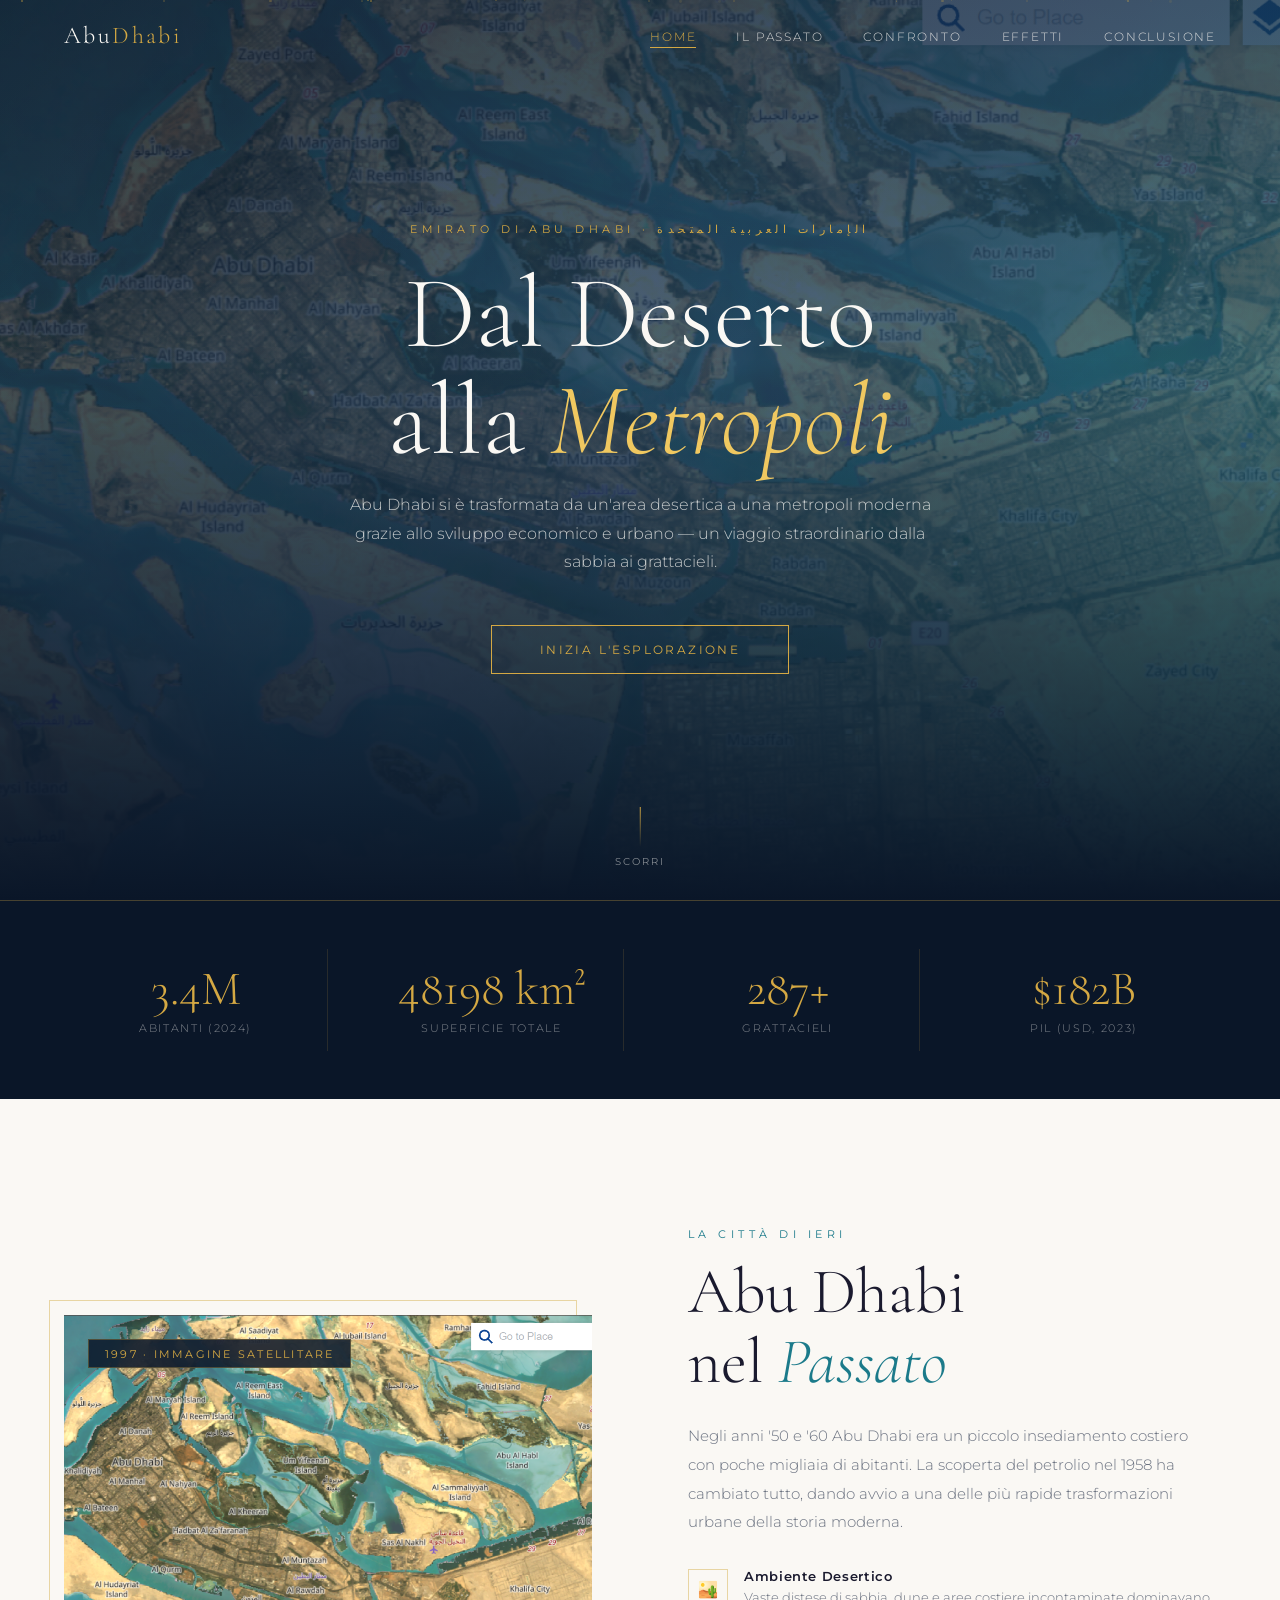
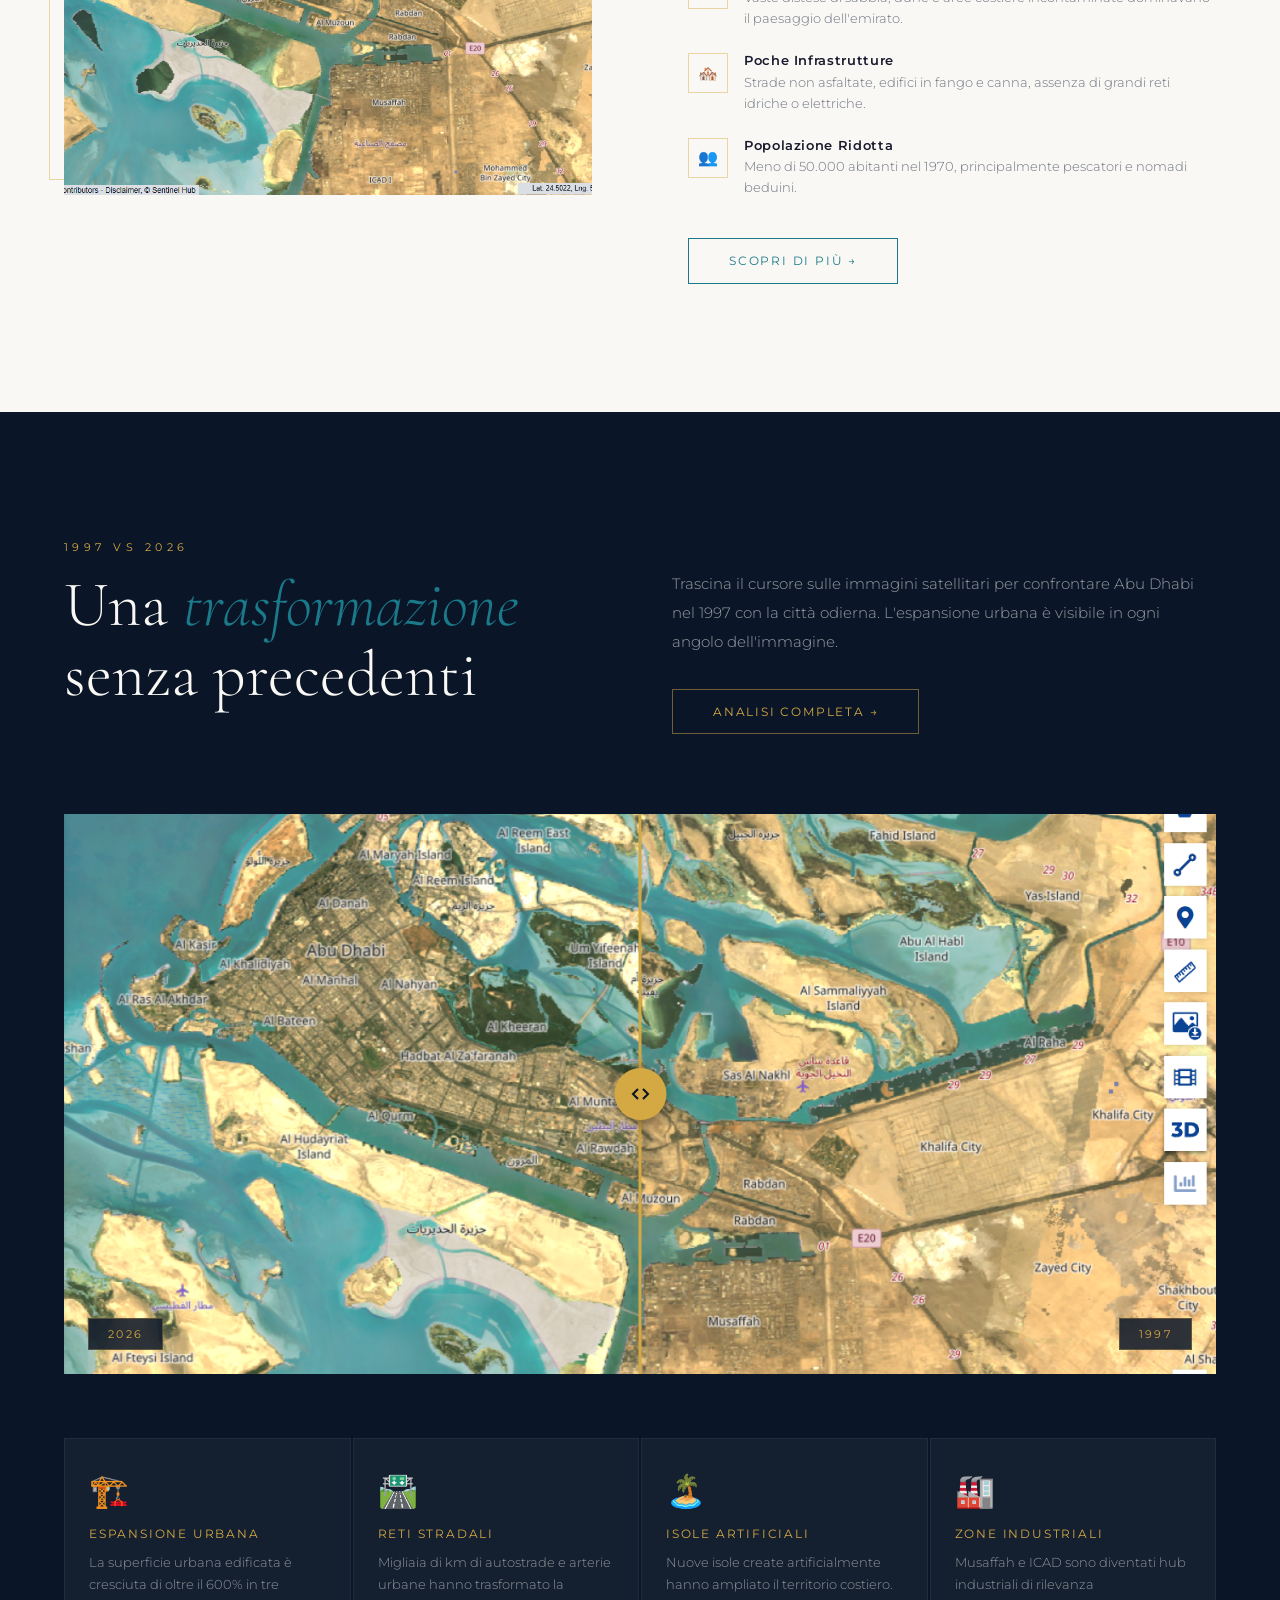
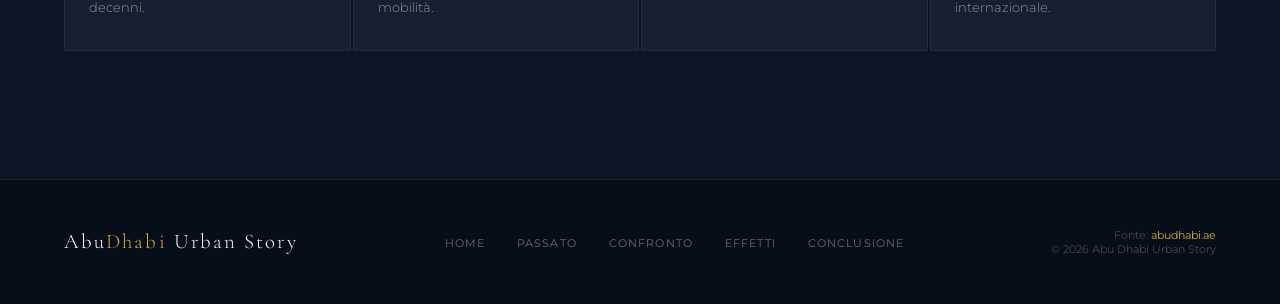
<file: index.html>
<!DOCTYPE html>
<html lang="it">
<head>
  <meta charset="UTF-8">
  <meta name="viewport" content="width=device-width, initial-scale=1.0">
  <title>Abu Dhabi — Crescita Urbana</title>
  <link rel="stylesheet" href="css/style.css">
  <link rel="icon" type="image/webp" href="../images/icona.webp">
</head>
<body>

  <!-- NAV -->
  <nav>
    <a href="index.html" class="nav-logo">Abu<span>Dhabi</span></a>
    <ul class="nav-links">
      <li><a href="index.html">Home</a></li>
      <li><a href="pages/passato.html">Il Passato</a></li>
      <li><a href="pages/confronto.html">Confronto</a></li>
      <li><a href="pages/effetti.html">Effetti</a></li>
      <li><a href="pages/conclusione.html">Conclusione</a></li>
    </ul>
  </nav>

  <!-- HERO -->
  <section class="hero">
    <div class="hero-bg"></div>
    <div class="hero-overlay"></div>
    <div class="hero-particles"></div>
    <div class="hero-content">
      <p class="hero-eyebrow">Emirato di Abu Dhabi · الإمارات العربية المتحدة</p>
      <h1 class="hero-title">
        Dal Deserto<br>alla <em>Metropoli</em>
      </h1>
      <p class="hero-subtitle">
        Abu Dhabi si è trasformata da un'area desertica a una metropoli moderna grazie allo sviluppo economico e urbano — un viaggio straordinario dalla sabbia ai grattacieli.
      </p>
      <a href="pages/passato.html" class="hero-cta"><span>Inizia l'Esplorazione</span></a>
    </div>
    <div class="hero-scroll">
      <div class="scroll-line"></div>
      <span>Scorri</span>
    </div>
  </section>

  <!-- STATS BAR -->
  <div class="stats-bar">
    <div class="stat-item reveal">
      <div class="stat-number" data-target="4.7" data-suffix="M">0</div>
      <div class="stat-label">Abitanti (2024)</div>
    </div>
    <div class="stat-item reveal reveal-delay-1">
      <div class="stat-number" data-target="67000" data-suffix=" km²">0</div>
      <div class="stat-label">Superficie Totale</div>
    </div>
    <div class="stat-item reveal reveal-delay-2">
      <div class="stat-number" data-target="400" data-suffix="+">0</div>
      <div class="stat-label">Grattacieli</div>
    </div>
    <div class="stat-item reveal reveal-delay-3">
      <div class="stat-number" data-prefix="$" data-target="253" data-suffix="B">0</div>
      <div class="stat-label">PIL (USD, 2023)</div>
    </div>
  </div>

  <!-- PREVIEW PAST -->
  <section class="section past-section">
    <div class="past-inner">
      <div class="past-image-wrap reveal">
        <div class="past-image-frame"></div>
        <img src="images/satellite_1997.png" alt="Abu Dhabi 1997 — immagine satellitare">
        <div class="image-label">1997 · Immagine Satellitare</div>
      </div>
      <div class="past-text reveal reveal-delay-2">
        <span class="section-eyebrow">La città di ieri</span>
        <h2 class="section-title">Abu Dhabi<br>nel <em>Passato</em></h2>
        <p class="section-text">
          Negli anni '50 e '60 Abu Dhabi era un piccolo insediamento costiero con poche migliaia di abitanti. La scoperta del petrolio nel 1958 ha cambiato tutto, dando avvio a una delle più rapide trasformazioni urbane della storia moderna.
        </p>
        <div class="past-facts" style="margin-top:2rem;">
          <div class="fact-item">
            <div class="fact-icon">🏜️</div>
            <div class="fact-text">
              <strong>Ambiente Desertico</strong>
              <p>Vaste distese di sabbia, dune e aree costiere incontaminate dominavano il paesaggio dell'emirato.</p>
            </div>
          </div>
          <div class="fact-item">
            <div class="fact-icon">🏘️</div>
            <div class="fact-text">
              <strong>Poche Infrastrutture</strong>
              <p>Strade non asfaltate, edifici in fango e canna, assenza di grandi reti idriche o elettriche.</p>
            </div>
          </div>
          <div class="fact-item">
            <div class="fact-icon">👥</div>
            <div class="fact-text">
              <strong>Popolazione Ridotta</strong>
              <p>Meno di 50.000 abitanti nel 1970, principalmente pescatori e nomadi beduini.</p>
            </div>
          </div>
        </div>
        <a href="pages/passato.html" style="display:inline-block;margin-top:2.5rem;padding:0.9rem 2.5rem;border:1px solid var(--teal);color:var(--teal);text-decoration:none;font-size:0.75rem;letter-spacing:0.15em;text-transform:uppercase;transition:all 0.4s;">
          Scopri di più →
        </a>
      </div>
    </div>
  </section>

  <!-- PREVIEW CONFRONTO -->
  <section class="compare-section">
    <div class="compare-header">
      <div class="reveal">
        <span class="section-eyebrow" style="color:var(--gold);">1997 vs 2026</span>
        <h2 class="section-title">Una <em>trasformazione</em><br>senza precedenti</h2>
      </div>
      <div class="reveal reveal-delay-2">
        <p class="section-text">
          Trascina il cursore sulle immagini satellitari per confrontare Abu Dhabi nel 1997 con la città odierna. L'espansione urbana è visibile in ogni angolo dell'immagine.
        </p>
        <a href="pages/confronto.html" style="display:inline-block;margin-top:2rem;padding:0.9rem 2.5rem;border:1px solid rgba(212,168,67,0.5);color:var(--gold);text-decoration:none;font-size:0.75rem;letter-spacing:0.15em;text-transform:uppercase;transition:all 0.4s;">
          Analisi Completa →
        </a>
      </div>
    </div>

    <!-- SLIDER -->
    <div class="slider-container reveal">
      <div class="slider-wrapper">
        <img class="slider-img old" src="images/satellite_1997.png" alt="Abu Dhabi 2026">
        <img class="slider-img new" src="images/satellite_2026.png" alt="Abu Dhabi 1997">
        <div class="slider-divider">
          <div class="slider-handle">
            <svg width="20" height="20" fill="none" stroke="currentColor" stroke-width="2.5" viewBox="0 0 24 24">
              <path d="M9 18l-6-6 6-6M15 6l6 6-6 6"/>
            </svg>
          </div>
        </div>
        <div class="slider-label-left">2026</div>
        <div class="slider-label-right">1997</div>
      </div>
    </div>

    <div class="compare-highlights">
      <div class="highlight-card reveal">
        <div class="highlight-icon">🏗️</div>
        <div class="highlight-title">Espansione Urbana</div>
        <div class="highlight-text">La superficie urbana edificata è cresciuta di oltre il 600% in tre decenni.</div>
      </div>
      <div class="highlight-card reveal reveal-delay-1">
        <div class="highlight-icon">🛣️</div>
        <div class="highlight-title">Reti Stradali</div>
        <div class="highlight-text">Migliaia di km di autostrade e arterie urbane hanno trasformato la mobilità.</div>
      </div>
      <div class="highlight-card reveal reveal-delay-2">
        <div class="highlight-icon">🏝️</div>
        <div class="highlight-title">Isole Artificiali</div>
        <div class="highlight-text">Nuove isole create artificialmente hanno ampliato il territorio costiero.</div>
      </div>
      <div class="highlight-card reveal reveal-delay-3">
        <div class="highlight-icon">🏭</div>
        <div class="highlight-title">Zone Industriali</div>
        <div class="highlight-text">Musaffah e ICAD sono diventati hub industriali di rilevanza internazionale.</div>
      </div>
    </div>
  </section>

  <!-- FOOTER -->
  <footer>
    <div class="footer-logo">Abu<span>Dhabi</span> Urban Story</div>
    <ul class="footer-nav">
      <li><a href="index.html">Home</a></li>
      <li><a href="pages/passato.html">Passato</a></li>
      <li><a href="pages/confronto.html">Confronto</a></li>
      <li><a href="pages/effetti.html">Effetti</a></li>
      <li><a href="pages/conclusione.html">Conclusione</a></li>
    </ul>
    <div class="footer-credits">
      Fonte: <a href="https://www.abudhabi.ae" target="_blank" style="color:var(--gold);text-decoration:none;">abudhabi.ae</a><br>
      © 2026 Abu Dhabi Urban Story
    </div>
  </footer>

  <script src="js/main.js"></script>
</body>
</html>
</file>
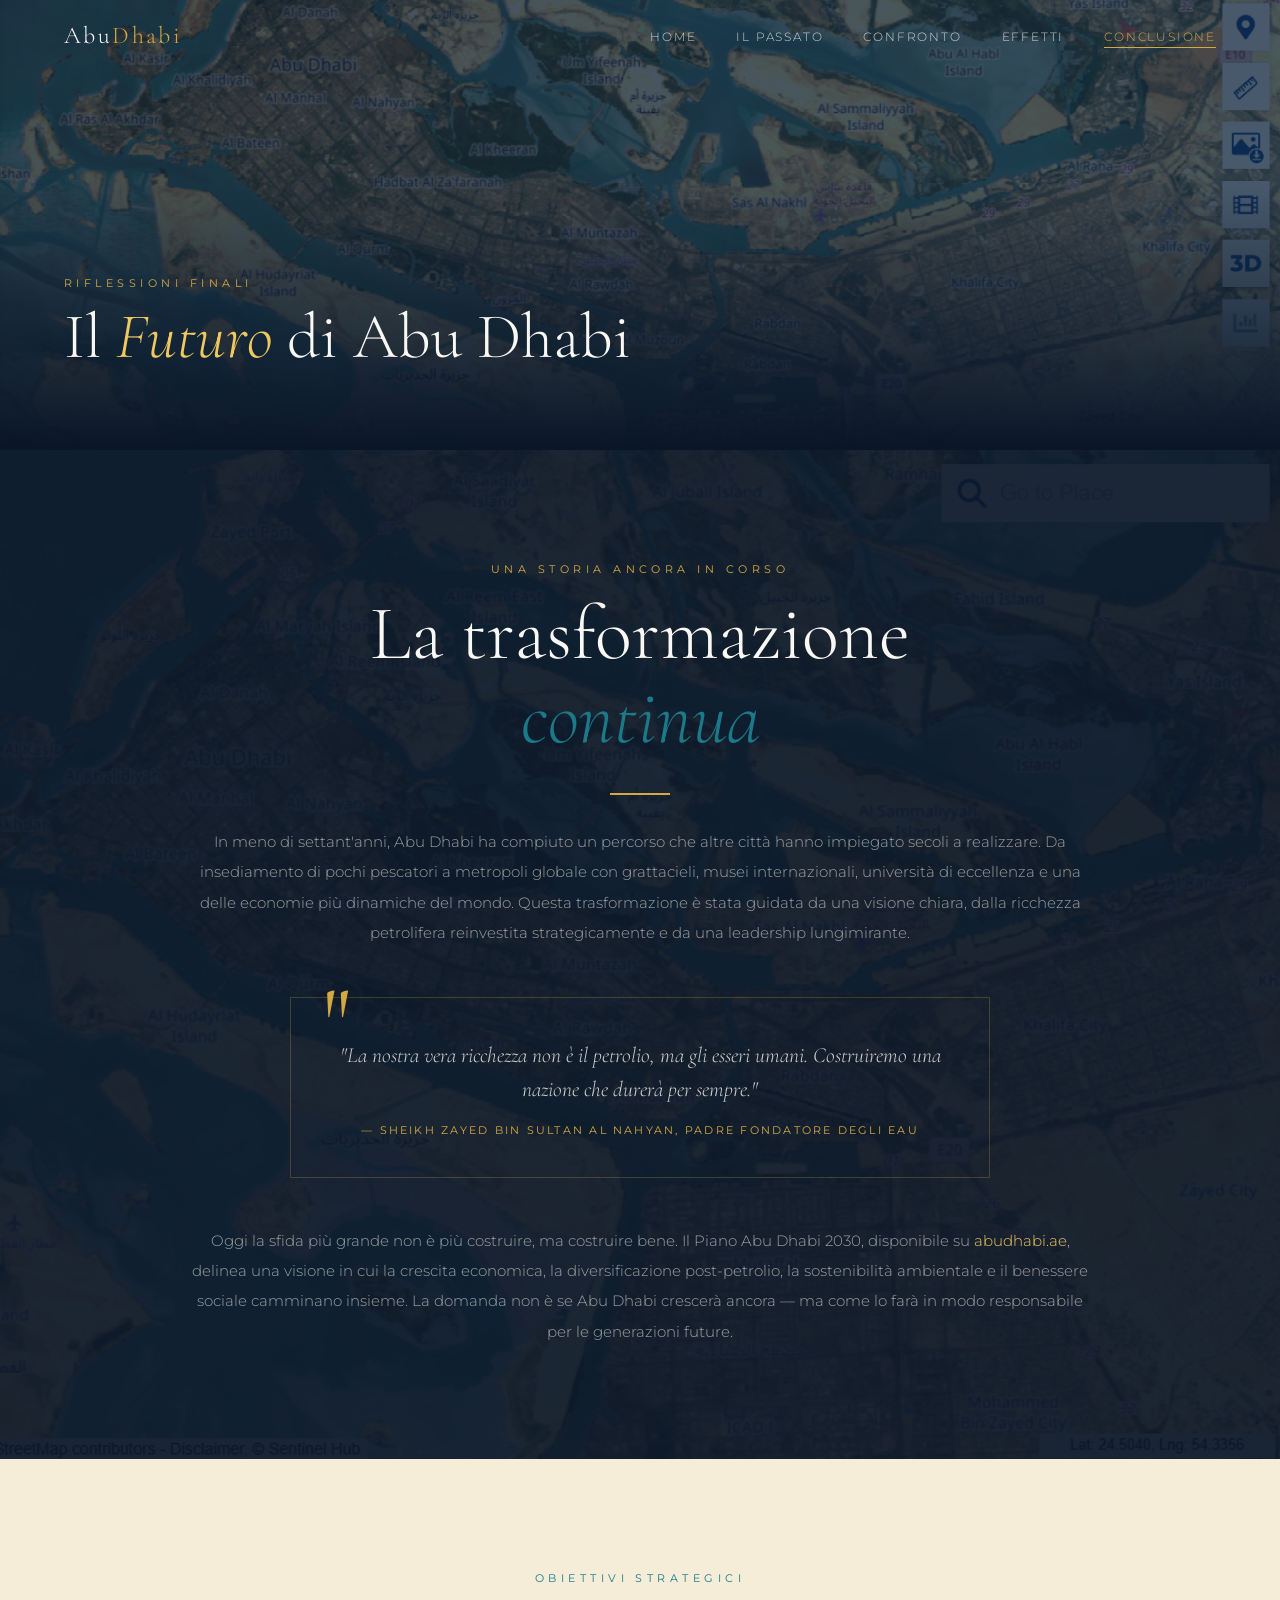
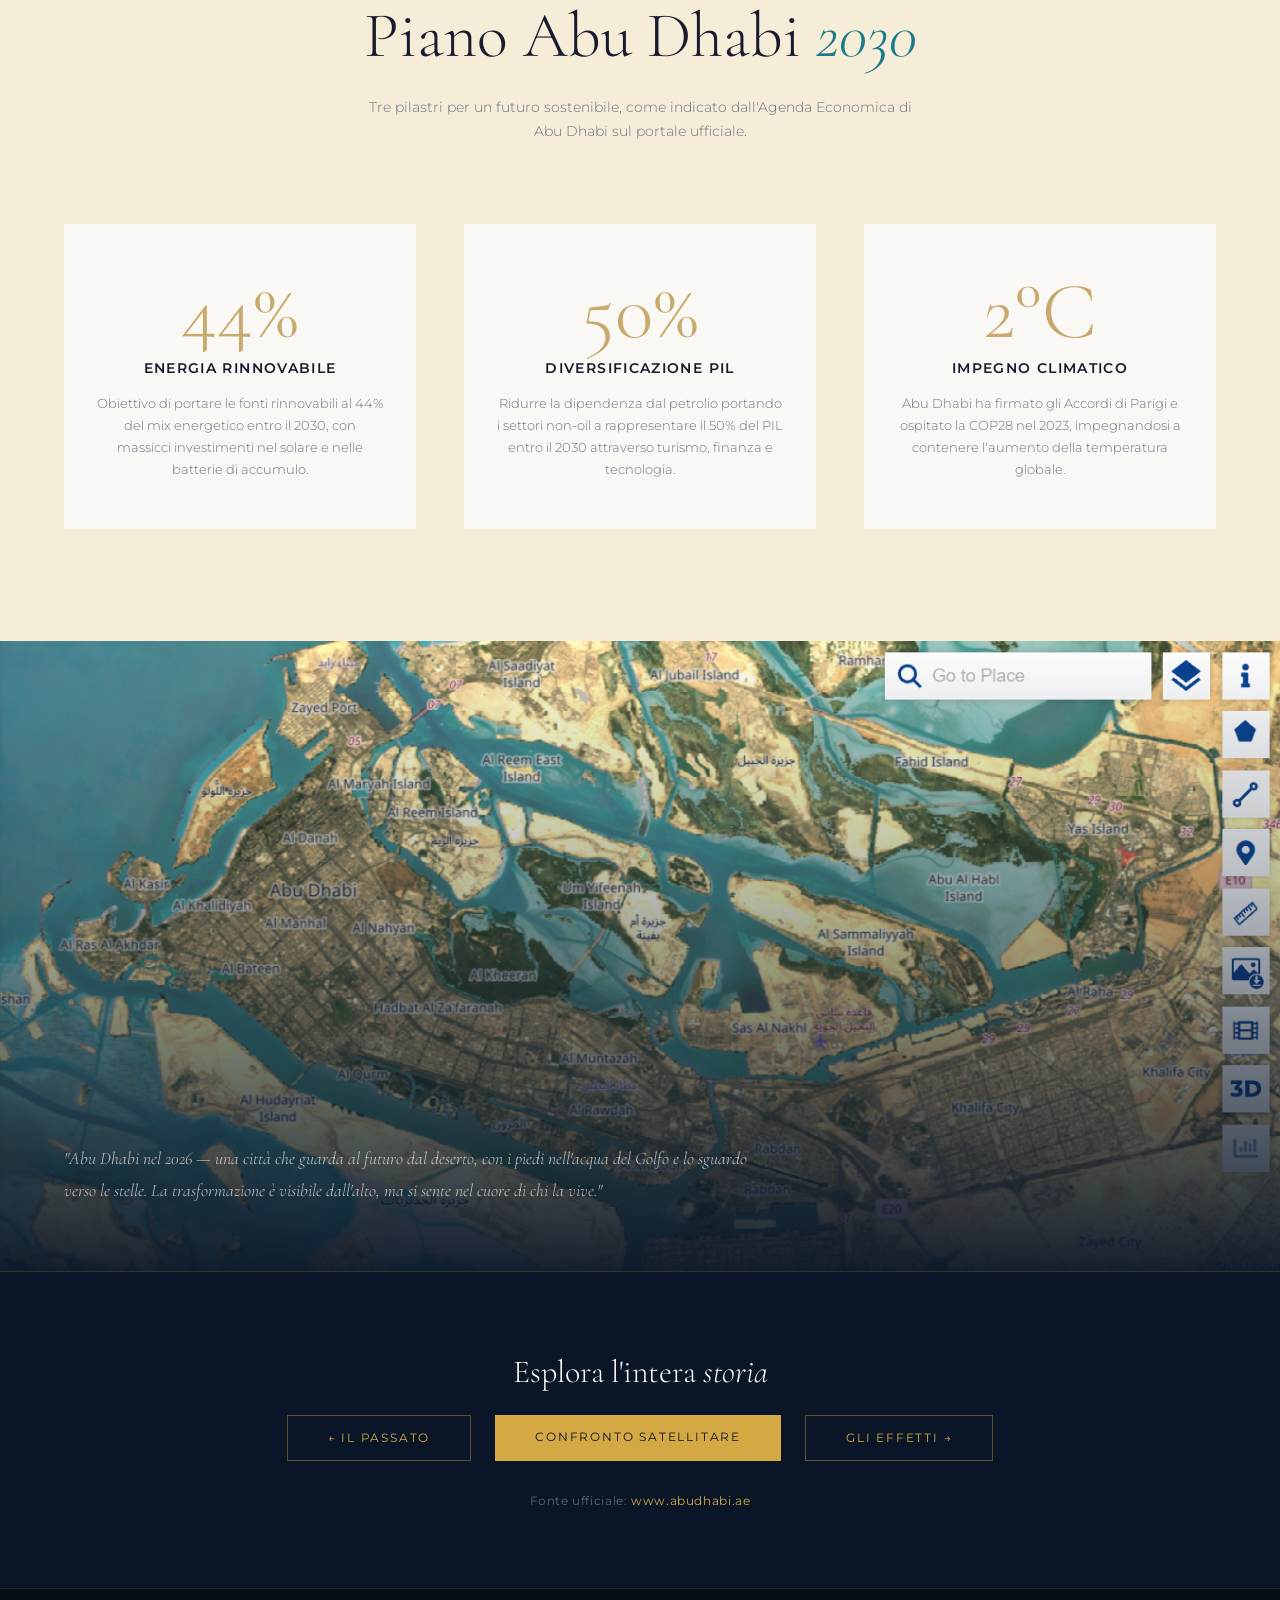
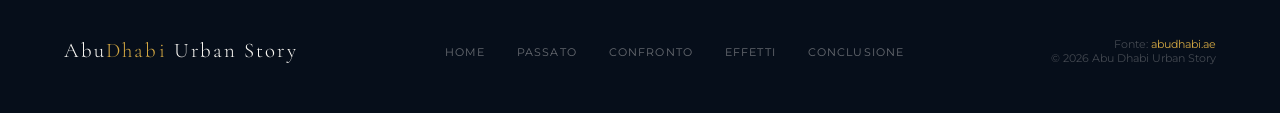
<file: pages/conclusione.html>
<!DOCTYPE html>
<html lang="it">
<head>
  <meta charset="UTF-8">
  <meta name="viewport" content="width=device-width, initial-scale=1.0">
  <title>Conclusione — Abu Dhabi Urban Story</title>
  <link rel="icon" type="image/webp" href="../images/icona.webp">
  <link rel="stylesheet" href="../css/style.css">
  <style>
    .concl-main {
      background: var(--deep);
      padding: 7rem 4rem;
      position: relative;
      overflow: hidden;
    }
    .concl-main-bg {
      position: absolute;
      inset: 0;
      background-image: url('../images/satellite_2026.png');
      background-size: cover;
      background-position: center;
      opacity: 0.07;
    }
    .concl-main-inner {
      max-width: 900px;
      margin: 0 auto;
      text-align: center;
      position: relative;
      z-index: 2;
    }
    .concl-main-inner .section-title {
      color: var(--white);
      font-size: clamp(2.5rem, 6vw, 5rem);
    }
    .concl-main-inner .section-text {
      color: rgba(250,248,244,0.6);
      max-width: 100%;
      text-align: center;
      font-size: 0.95rem;
      line-height: 2;
    }

    .quote-block {
      max-width: 700px;
      margin: 3rem auto;
      padding: 2.5rem 3rem;
      border: 1px solid rgba(212,168,67,0.25);
      position: relative;
    }
    .quote-block::before {
      content: '"';
      position: absolute;
      top: -1.5rem;
      left: 2rem;
      font-family: 'Cormorant Garamond', serif;
      font-size: 6rem;
      color: var(--gold);
      line-height: 1;
    }
    .quote-block p {
      font-family: 'Cormorant Garamond', serif;
      font-size: 1.35rem;
      font-style: italic;
      font-weight: 300;
      color: rgba(250,248,244,0.8);
      line-height: 1.6;
      text-align: center;
    }
    .quote-source {
      font-size: 0.7rem;
      letter-spacing: 0.2em;
      text-transform: uppercase;
      color: var(--gold);
      margin-top: 1rem;
      display: block;
    }

    /* VISION 2030 */
    .vision-section {
      background: var(--sand-pale);
      padding: 7rem 4rem;
    }
    .vision-inner {
      max-width: 1300px;
      margin: 0 auto;
    }
    .vision-header {
      text-align: center;
      margin-bottom: 5rem;
    }
    .vision-grid {
      display: grid;
      grid-template-columns: repeat(3, 1fr);
      gap: 3rem;
    }
    .vision-card {
      text-align: center;
      padding: 3rem 2rem;
      background: var(--white);
      position: relative;
      transition: all 0.4s;
    }
    .vision-card::after {
      content: '';
      position: absolute;
      bottom: 0;
      left: 50%;
      transform: translateX(-50%);
      width: 0;
      height: 3px;
      background: var(--gold);
      transition: width 0.5s ease;
    }
    .vision-card:hover::after { width: 100%; }
    .vision-card:hover { transform: translateY(-8px); box-shadow: 0 20px 50px rgba(0,0,0,0.1); }
    .vision-number {
      font-family: 'Cormorant Garamond', serif;
      font-size: 5rem;
      font-weight: 300;
      color: var(--sand);
      line-height: 1;
      margin-bottom: 0.5rem;
    }
    .vision-card h3 {
      font-size: 0.85rem;
      font-weight: 600;
      text-transform: uppercase;
      letter-spacing: 0.1em;
      color: var(--text);
      margin-bottom: 1rem;
    }
    .vision-card p {
      font-size: 0.82rem;
      color: var(--text-light);
      line-height: 1.7;
      font-weight: 300;
    }

    /* FINAL IMAGE */
    .final-image-section {
      position: relative;
      height: 70vh;
      min-height: 500px;
      overflow: hidden;
    }
    .final-image-section img {
      width: 100%;
      height: 100%;
      object-fit: cover;
      object-position: center top;
    }
    .final-overlay {
      position: absolute;
      inset: 0;
      background: linear-gradient(to top, rgba(10,22,40,0.95) 0%, rgba(10,22,40,0.3) 60%, transparent 100%);
    }
    .final-content {
      position: absolute;
      bottom: 0;
      left: 0;
      right: 0;
      padding: 4rem;
      max-width: 1300px;
      margin: 0 auto;
    }
    .final-content p {
      font-size: 1.1rem;
      color: rgba(250,248,244,0.75);
      font-weight: 300;
      line-height: 1.8;
      max-width: 700px;
      font-family: 'Cormorant Garamond', serif;
      font-style: italic;
    }

    /* CTA SECTION */
    .cta-section {
      background: var(--deep);
      padding: 5rem 4rem;
      text-align: center;
      border-top: 1px solid rgba(212,168,67,0.2);
    }
    .cta-section h2 {
      font-family: 'Cormorant Garamond', serif;
      font-size: 2rem;
      font-weight: 300;
      color: var(--white);
      margin-bottom: 1.5rem;
    }
    .cta-links {
      display: flex;
      gap: 1.5rem;
      justify-content: center;
      flex-wrap: wrap;
      margin-bottom: 2rem;
    }
    .cta-btn {
      padding: 0.9rem 2.5rem;
      text-decoration: none;
      font-size: 0.75rem;
      letter-spacing: 0.15em;
      text-transform: uppercase;
      transition: all 0.4s;
      font-weight: 400;
    }
    .cta-btn.primary {
      background: var(--gold);
      color: var(--deep);
    }
    .cta-btn.primary:hover {
      background: var(--gold-bright);
    }
    .cta-btn.secondary {
      border: 1px solid rgba(212,168,67,0.4);
      color: var(--gold);
    }
    .cta-btn.secondary:hover {
      background: var(--gold);
      color: var(--deep);
    }

    @media (max-width: 900px) {
      .vision-grid { grid-template-columns: 1fr; }
      .quote-block { padding: 2rem 1.5rem; }
    }
  </style>
</head>
<body>

  <nav>
    <a href="../index.html" class="nav-logo">Abu<span>Dhabi</span></a>
    <ul class="nav-links">
      <li><a href="../index.html">Home</a></li>
      <li><a href="passato.html">Il Passato</a></li>
      <li><a href="confronto.html">Confronto</a></li>
      <li><a href="effetti.html">Effetti</a></li>
      <li><a href="conclusione.html">Conclusione</a></li>
    </ul>
  </nav>

  <!-- PAGE HERO -->
  <div class="page-hero" style="background: linear-gradient(135deg, #0A1628, #0D2540);">
    <div class="page-hero-bg" style="background-image:url('../images/satellite_2026.png'); opacity:0.25;"></div>
    <div class="page-hero-overlay"></div>
    <div class="page-hero-content">
      <p class="hero-eyebrow">Riflessioni finali</p>
      <h1 class="hero-title">Il <em>Futuro</em> di Abu Dhabi</h1>
    </div>
  </div>

  <!-- MAIN CONCLUSION -->
  <section class="concl-main">
    <div class="concl-main-bg"></div>
    <div class="concl-main-inner">
      <span class="section-eyebrow" style="color:var(--gold);">Una storia ancora in corso</span>
      <h2 class="section-title reveal">La trasformazione<br><em>continua</em></h2>
      <div class="gold-line reveal"></div>
      <p class="section-text reveal">
        In meno di settant'anni, Abu Dhabi ha compiuto un percorso che altre città hanno impiegato secoli a realizzare. Da insediamento di pochi pescatori a metropoli globale con grattacieli, musei internazionali, università di eccellenza e una delle economie più dinamiche del mondo. Questa trasformazione è stata guidata da una visione chiara, dalla ricchezza petrolifera reinvestita strategicamente e da una leadership lungimirante.
      </p>

      <div class="quote-block reveal">
        <p>
          "La nostra vera ricchezza non è il petrolio, ma gli esseri umani. Costruiremo una nazione che durerà per sempre."
        </p>
        <span class="quote-source">— Sheikh Zayed bin Sultan Al Nahyan, Padre Fondatore degli EAU</span>
      </div>

      <p class="section-text reveal" style="margin-top:2rem;">
        Oggi la sfida più grande non è più costruire, ma costruire bene. Il Piano Abu Dhabi 2030, disponibile su <a href="https://www.abudhabi.ae" target="_blank" style="color:var(--gold-bright);text-decoration:none;">abudhabi.ae</a>, delinea una visione in cui la crescita economica, la diversificazione post-petrolio, la sostenibilità ambientale e il benessere sociale camminano insieme. La domanda non è se Abu Dhabi crescerà ancora — ma come lo farà in modo responsabile per le generazioni future.
      </p>
    </div>
  </section>

  <!-- VISION 2030 -->
  <section class="vision-section">
    <div class="vision-inner">
      <div class="vision-header reveal">
        <span class="section-eyebrow">Obiettivi Strategici</span>
        <h2 class="section-title">Piano Abu Dhabi <em>2030</em></h2>
        <p style="font-size:0.88rem; color:var(--text-light); max-width:550px; margin:1rem auto 0; text-align:center; line-height:1.7; font-weight:300;">
          Tre pilastri per un futuro sostenibile, come indicato dall'Agenda Economica di Abu Dhabi sul portale ufficiale.
        </p>
      </div>
      <div class="vision-grid">
        <div class="vision-card reveal">
          <div class="vision-number">44%</div>
          <h3>Energia Rinnovabile</h3>
          <p>Obiettivo di portare le fonti rinnovabili al 44% del mix energetico entro il 2030, con massicci investimenti nel solare e nelle batterie di accumulo.</p>
        </div>
        <div class="vision-card reveal reveal-delay-1">
          <div class="vision-number">50%</div>
          <h3>Diversificazione PIL</h3>
          <p>Ridurre la dipendenza dal petrolio portando i settori non-oil a rappresentare il 50% del PIL entro il 2030 attraverso turismo, finanza e tecnologia.</p>
        </div>
        <div class="vision-card reveal reveal-delay-2">
          <div class="vision-number">2°C</div>
          <h3>Impegno Climatico</h3>
          <p>Abu Dhabi ha firmato gli Accordi di Parigi e ospitato la COP28 nel 2023, impegnandosi a contenere l'aumento della temperatura globale.</p>
        </div>
      </div>
    </div>
  </section>

  <!-- FINAL IMAGE -->
  <div class="final-image-section">
    <img src="../images/satellite_2026.png" alt="Abu Dhabi 2026 — Vista Satellitare">
    <div class="final-overlay"></div>
    <div class="final-content">
      <p>
        "Abu Dhabi nel 2026 — una città che guarda al futuro dal deserto, con i piedi nell'acqua del Golfo e lo sguardo verso le stelle. La trasformazione è visibile dall'alto, ma si sente nel cuore di chi la vive."
      </p>
    </div>
  </div>

  <!-- CTA SECTION -->
  <section class="cta-section">
    <h2>Esplora l'intera <em>storia</em></h2>
    <div class="cta-links">
      <a href="passato.html" class="cta-btn secondary">← Il Passato</a>
      <a href="confronto.html" class="cta-btn primary">Confronto Satellitare</a>
      <a href="effetti.html" class="cta-btn secondary">Gli Effetti →</a>
    </div>
    <p style="font-size:0.78rem; color:rgba(250,248,244,0.35); letter-spacing:0.05em;">
      Fonte ufficiale: 
      <a href="https://www.abudhabi.ae" target="_blank" style="color:var(--gold);text-decoration:none;letter-spacing:0.05em;">www.abudhabi.ae</a>
    </p>
  </section>

  <!-- FOOTER -->
  <footer>
    <div class="footer-logo">Abu<span>Dhabi</span> Urban Story</div>
    <ul class="footer-nav">
      <li><a href="../index.html">Home</a></li>
      <li><a href="passato.html">Passato</a></li>
      <li><a href="confronto.html">Confronto</a></li>
      <li><a href="effetti.html">Effetti</a></li>
      <li><a href="conclusione.html">Conclusione</a></li>
    </ul>
    <div class="footer-credits">
      Fonte: <a href="https://www.abudhabi.ae" target="_blank" style="color:var(--gold);text-decoration:none;">abudhabi.ae</a><br>
      © 2026 Abu Dhabi Urban Story
    </div>
  </footer>

  <script src="../js/main.js"></script>
</body>
</html>
</file>
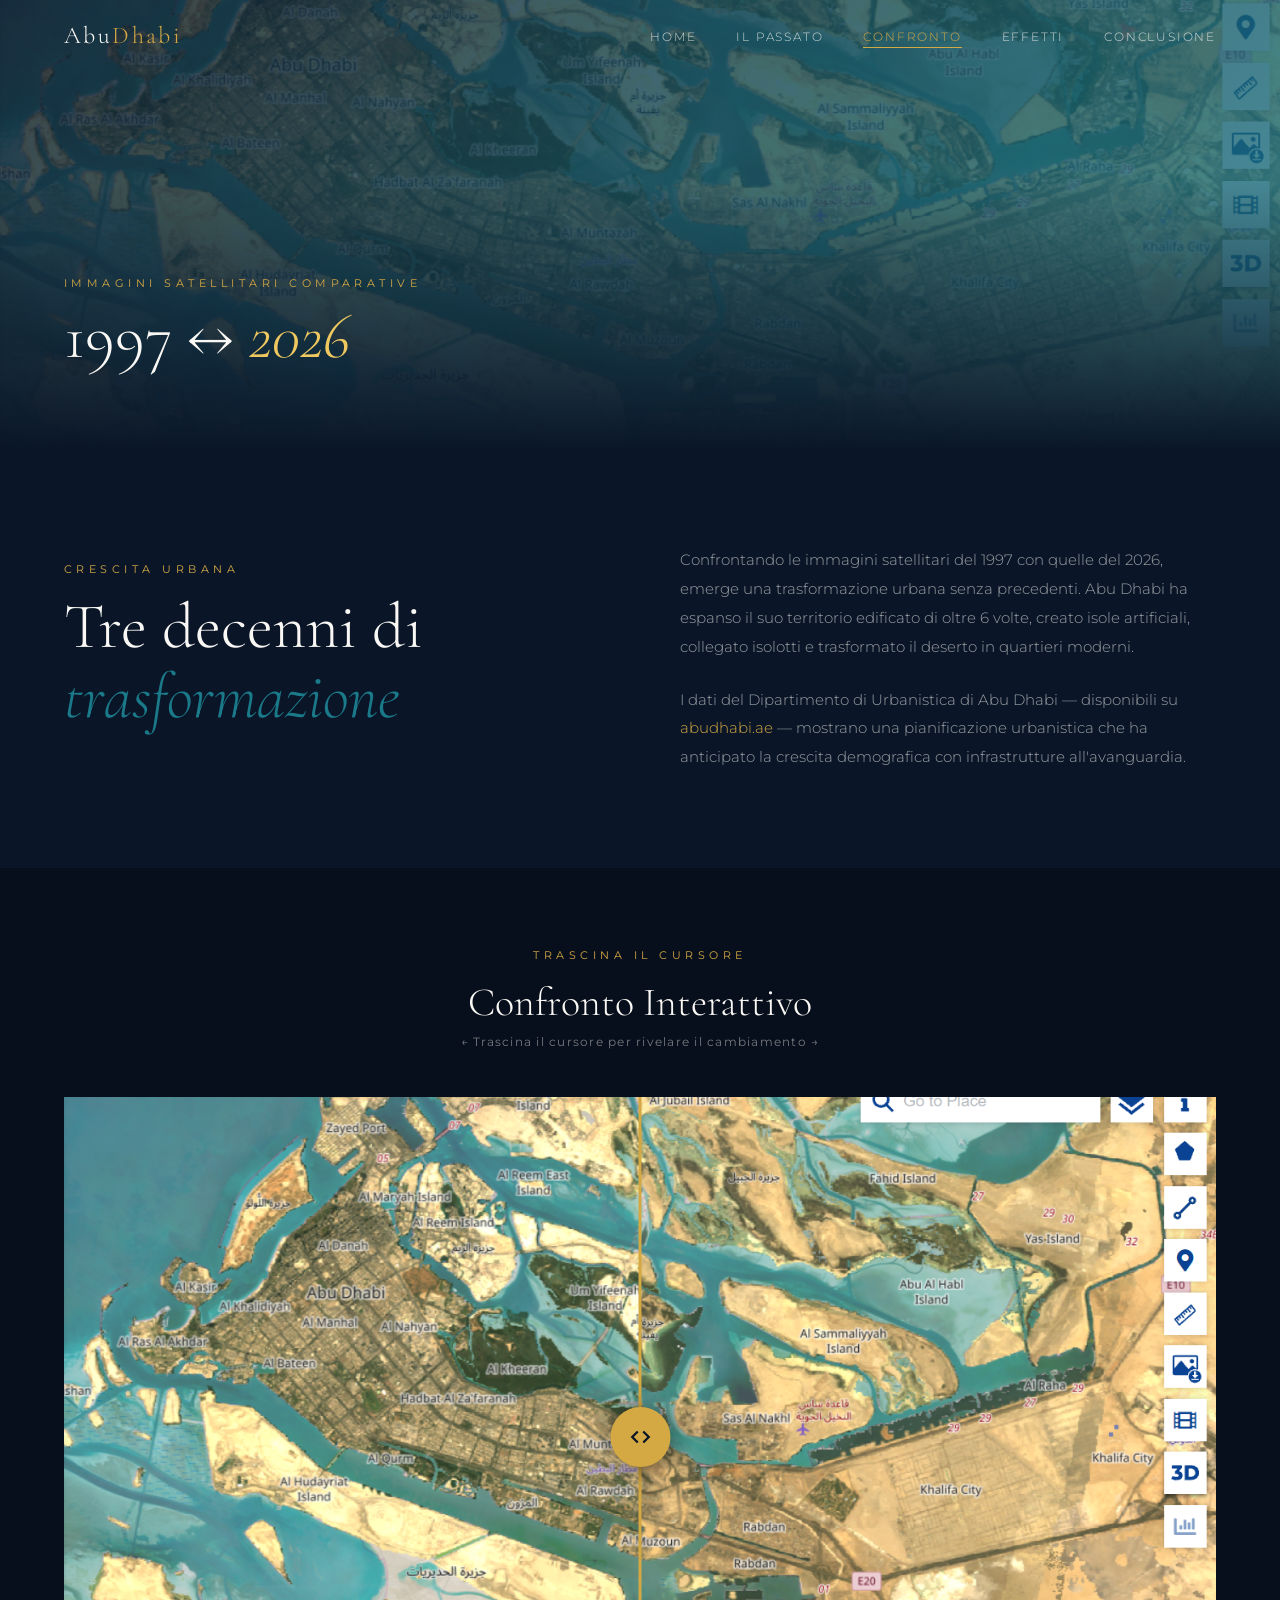
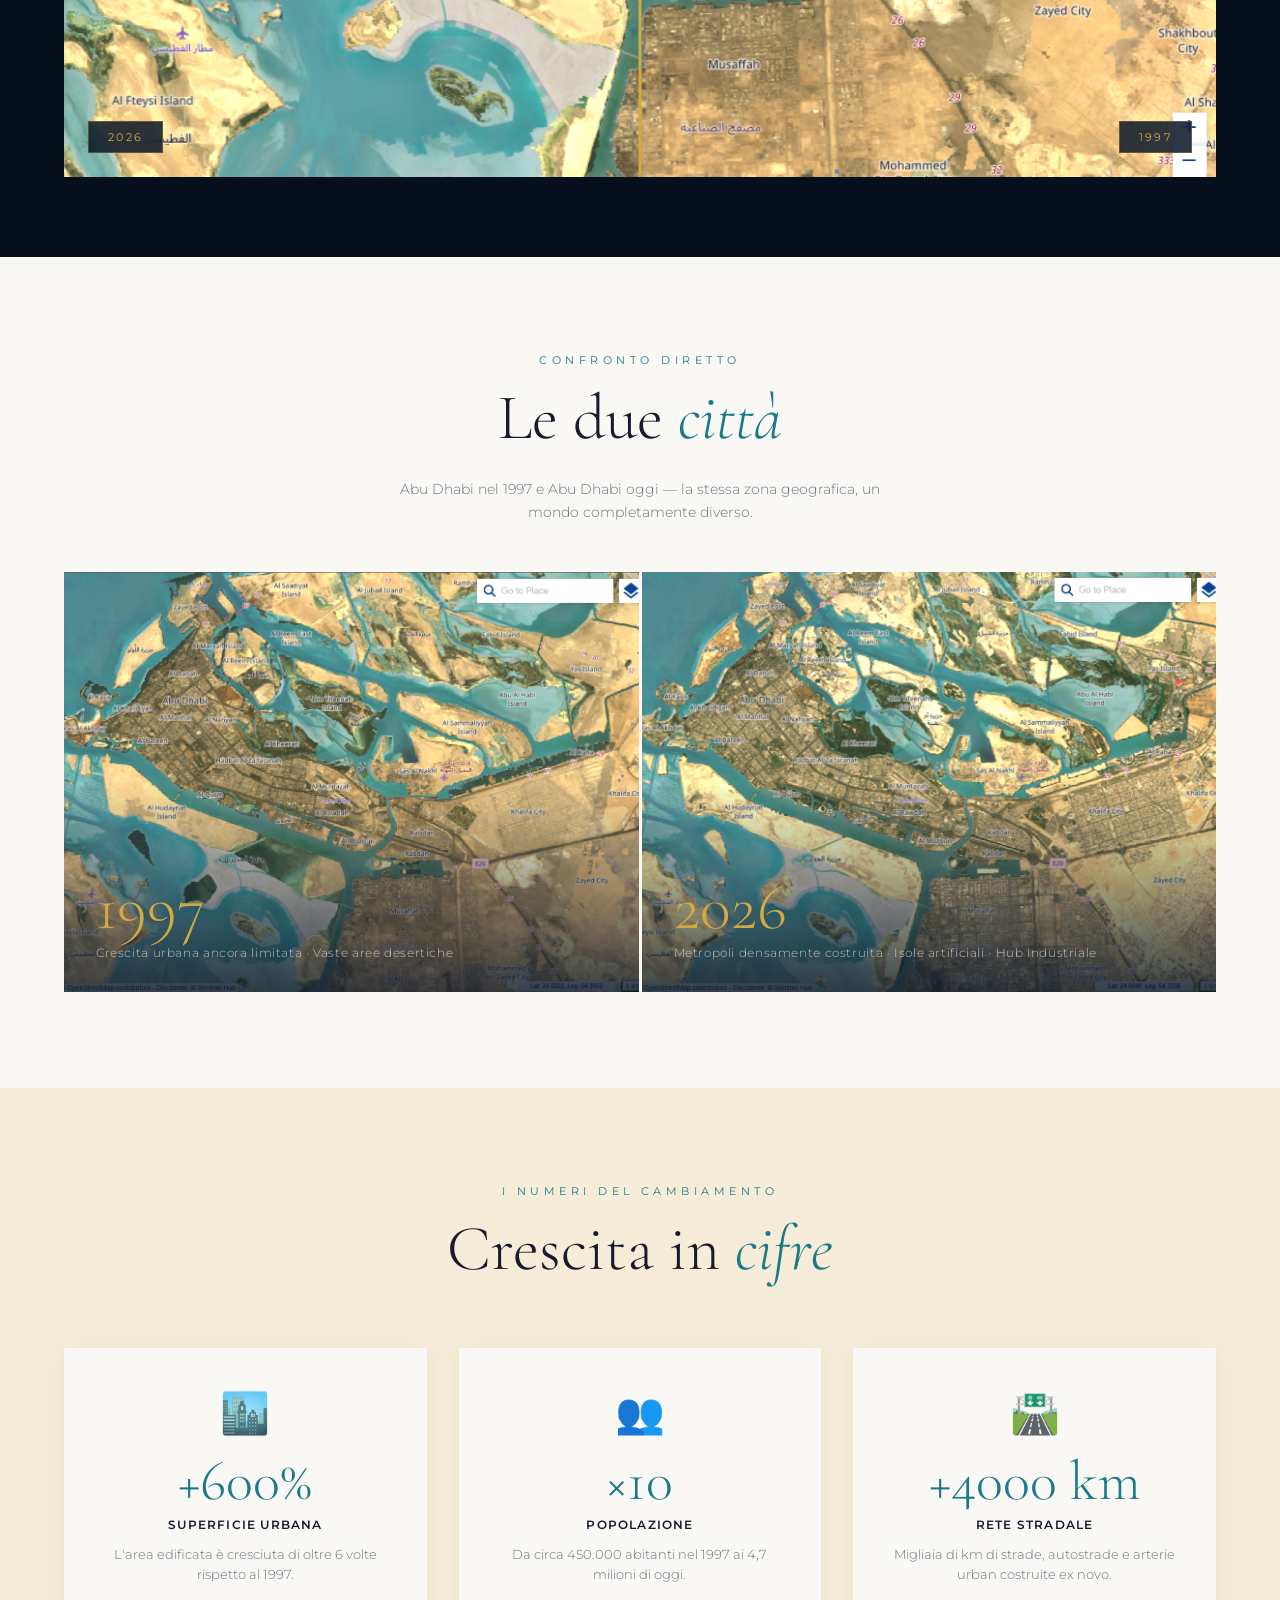
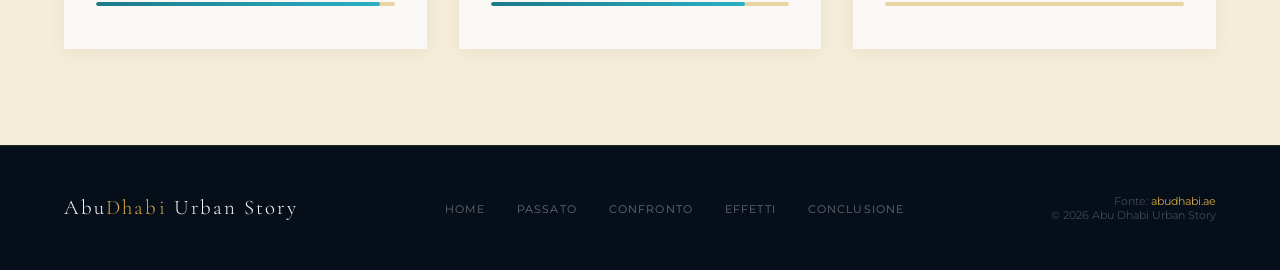
<file: pages/confronto.html>
<!DOCTYPE html>
<html lang="it">
<head>
  <meta charset="UTF-8">
  <meta name="viewport" content="width=device-width, initial-scale=1.0">
  <title>Confronto Satellitare — Abu Dhabi Urban Story</title>
  <link rel="icon" type="image/webp" href="../images/icona.webp">
  <link rel="stylesheet" href="../css/style.css">
  <style>
    .confronto-intro {
      background: var(--deep);
      padding: 6rem 4rem;
    }
    .confronto-intro-inner {
      max-width: 1300px;
      margin: 0 auto;
      display: grid;
      grid-template-columns: 1fr 1fr;
      gap: 5rem;
      align-items: center;
    }
    .confronto-intro .section-title { color: var(--white); }
    .confronto-intro .section-text { color: rgba(250,248,244,0.6); }

    /* SLIDER FULL */
    .slider-full-section {
      background: #080F1C;
      padding: 5rem 4rem;
    }
    .slider-full-inner {
      max-width: 1300px;
      margin: 0 auto;
    }
    .slider-full-header {
      text-align: center;
      margin-bottom: 3rem;
    }
    .slider-full-header h2 { color: var(--white); }
    .slider-instruction {
      color: rgba(250,248,244,0.45);
      font-size: 0.78rem;
      letter-spacing: 0.1em;
      margin-top: 0.5rem;
    }
    .slider-wrapper-large {
      position: relative;
      width: 100%;
      height: 680px;
      overflow: hidden;
      cursor: col-resize;
      user-select: none;
    }
    .slider-wrapper-large .slider-img {
      position: absolute;
      inset: 0;
      width: 100%;
      height: 100%;
      object-fit: cover;
    }
    .slider-wrapper-large .slider-img.new {
      clip-path: inset(0 50% 0 0);
    }
    .slider-wrapper-large .slider-divider {
      position: absolute;
      top: 0; bottom: 0;
      left: 50%;
      width: 3px;
      background: var(--gold);
      cursor: col-resize;
      z-index: 10;
      transform: translateX(-50%);
    }
    .slider-wrapper-large .slider-handle {
      position: absolute;
      top: 50%; left: 50%;
      transform: translate(-50%, -50%);
      width: 60px; height: 60px;
      background: var(--gold);
      border-radius: 50%;
      display: flex;
      align-items: center;
      justify-content: center;
      box-shadow: 0 4px 24px rgba(0,0,0,0.6);
      transition: transform 0.2s;
    }
    .slider-wrapper-large .slider-handle:hover {
      transform: translate(-50%, -50%) scale(1.12);
    }

    /* SIDE BY SIDE */
    .sidebyside-section {
      background: var(--white);
      padding: 6rem 4rem;
    }
    .sidebyside-inner {
      max-width: 1300px;
      margin: 0 auto;
    }
    .sidebyside-header {
      text-align: center;
      margin-bottom: 3rem;
    }
    .sidebyside-grid {
      display: grid;
      grid-template-columns: 1fr 1fr;
      gap: 3px;
    }
    .side-img-wrap {
      position: relative;
      overflow: hidden;
    }
    .side-img-wrap img {
      width: 100%;
      height: 420px;
      object-fit: cover;
      display: block;
      transition: transform 0.6s ease;
    }
    .side-img-wrap:hover img {
      transform: scale(1.04);
    }
    .side-overlay {
      position: absolute;
      inset: 0;
      background: linear-gradient(to top, rgba(10,22,40,0.8) 0%, transparent 50%);
    }
    .side-caption {
      position: absolute;
      bottom: 0;
      left: 0;
      right: 0;
      padding: 2rem;
    }
    .side-year {
      font-family: 'Cormorant Garamond', serif;
      font-size: 4rem;
      font-weight: 300;
      color: var(--gold);
      line-height: 1;
      margin-bottom: 0.3rem;
    }
    .side-desc {
      font-size: 0.78rem;
      color: rgba(250,248,244,0.7);
      letter-spacing: 0.05em;
      font-weight: 300;
    }

    /* CHANGE METRICS */
    .metrics-section {
      background: var(--sand-pale);
      padding: 6rem 4rem;
    }
    .metrics-inner {
      max-width: 1300px;
      margin: 0 auto;
    }
    .metrics-header {
      text-align: center;
      margin-bottom: 4rem;
    }
    .metrics-grid {
      display: grid;
      grid-template-columns: repeat(3, 1fr);
      gap: 2rem;
    }
    .metric-card {
      background: var(--white);
      padding: 2.5rem 2rem;
      text-align: center;
      box-shadow: 0 4px 20px rgba(0,0,0,0.05);
      border-bottom: 3px solid transparent;
      transition: all 0.4s;
    }
    .metric-card:hover {
      transform: translateY(-6px);
      box-shadow: 0 16px 40px rgba(0,0,0,0.1);
      border-bottom-color: var(--teal);
    }
    .metric-icon { font-size: 2.5rem; margin-bottom: 1rem; }
    .metric-value {
      font-family: 'Cormorant Garamond', serif;
      font-size: 3.5rem;
      font-weight: 300;
      color: var(--teal);
      line-height: 1;
      margin-bottom: 0.5rem;
    }
    .metric-label {
      font-size: 0.75rem;
      font-weight: 600;
      text-transform: uppercase;
      letter-spacing: 0.1em;
      color: var(--text);
      margin-bottom: 0.8rem;
    }
    .metric-desc {
      font-size: 0.8rem;
      color: var(--text-light);
      line-height: 1.6;
      font-weight: 300;
    }
    .change-bar-wrap {
      margin-top: 1rem;
      height: 4px;
      background: var(--sand-light);
      border-radius: 2px;
      overflow: hidden;
    }
    .change-bar {
      height: 100%;
      background: linear-gradient(to right, var(--teal), var(--teal-light));
      border-radius: 2px;
      transform-origin: left;
      transform: scaleX(0);
      transition: transform 1.2s ease;
    }
    .change-bar.animated { transform: scaleX(1); }

    @media (max-width: 900px) {
      .confronto-intro-inner { grid-template-columns: 1fr; gap: 3rem; }
      .sidebyside-grid { grid-template-columns: 1fr; }
      .metrics-grid { grid-template-columns: 1fr; }
    }
  </style>
</head>
<body>

  <nav>
    <a href="../index.html" class="nav-logo">Abu<span>Dhabi</span></a>
    <ul class="nav-links">
      <li><a href="../index.html">Home</a></li>
      <li><a href="passato.html">Il Passato</a></li>
      <li><a href="confronto.html">Confronto</a></li>
      <li><a href="effetti.html">Effetti</a></li>
      <li><a href="conclusione.html">Conclusione</a></li>
    </ul>
  </nav>

  <!-- PAGE HERO -->
  <div class="page-hero" style="background: linear-gradient(135deg, #0A1628, #1B7A8A);">
    <div class="page-hero-bg" style="background-image:url('../images/satellite_2026.png');"></div>
    <div class="page-hero-overlay"></div>
    <div class="page-hero-content">
      <p class="hero-eyebrow">Immagini Satellitari Comparative</p>
      <h1 class="hero-title">1997 ↔ <em>2026</em></h1>
    </div>
  </div>

  <!-- INTRO -->
  <section class="confronto-intro">
    <div class="confronto-intro-inner">
      <div class="reveal">
        <span class="section-eyebrow" style="color:var(--gold);">Crescita Urbana</span>
        <h2 class="section-title">Tre decenni di<br><em>trasformazione</em></h2>
      </div>
      <div class="reveal reveal-delay-2">
        <p class="section-text" style="margin-bottom:1.5rem;">
          Confrontando le immagini satellitari del 1997 con quelle del 2026, emerge una trasformazione urbana senza precedenti. Abu Dhabi ha espanso il suo territorio edificato di oltre 6 volte, creato isole artificiali, collegato isolotti e trasformato il deserto in quartieri moderni.
        </p>
        <p class="section-text">
          I dati del Dipartimento di Urbanistica di Abu Dhabi — disponibili su <a href="https://www.abudhabi.ae" target="_blank" style="color:var(--gold);text-decoration:none;">abudhabi.ae</a> — mostrano una pianificazione urbanistica che ha anticipato la crescita demografica con infrastrutture all'avanguardia.
        </p>
      </div>
    </div>
  </section>

  <!-- LARGE SLIDER -->
  <section class="slider-full-section">
    <div class="slider-full-inner">
      <div class="slider-full-header reveal">
        <span class="section-eyebrow" style="color:var(--gold);">Trascina il cursore</span>
        <h2 style="font-family:'Cormorant Garamond',serif; font-size:2.5rem; font-weight:300; color:var(--white);">
          Confronto Interattivo
        </h2>
        <p class="slider-instruction">← Trascina il cursore per rivelare il cambiamento →</p>
      </div>
      <div class="slider-wrapper-large reveal">
        <img class="slider-img old" src="../images/satellite_1997.png" alt="Abu Dhabi 2026">
        <img class="slider-img new" src="../images/satellite_2026.png" alt="Abu Dhabi 1997">
        <div class="slider-divider">
          <div class="slider-handle">
            <svg width="22" height="22" fill="none" stroke="#0A1628" stroke-width="2.5" viewBox="0 0 24 24">
              <path d="M9 18l-6-6 6-6M15 6l6 6-6 6"/>
            </svg>
          </div>
        </div>
        <div class="slider-label-left">2026</div>
        <div class="slider-label-right">1997</div>
      </div>
    </div>
  </section>

  <!-- SIDE BY SIDE -->
  <section class="sidebyside-section">
    <div class="sidebyside-inner">
      <div class="sidebyside-header reveal">
        <span class="section-eyebrow">Confronto diretto</span>
        <h2 class="section-title">Le due <em>città</em></h2>
        <p style="font-size:0.85rem; color:var(--text-light); max-width:500px; margin:0.8rem auto 0; line-height:1.7; font-weight:300;">
          Abu Dhabi nel 1997 e Abu Dhabi oggi — la stessa zona geografica, un mondo completamente diverso.
        </p>
      </div>
      <div class="sidebyside-grid reveal">
        <div class="side-img-wrap">
          <img src="../images/satellite_1997.png" alt="Abu Dhabi 1997">
          <div class="side-overlay"></div>
          <div class="side-caption">
            <div class="side-year">1997</div>
            <div class="side-desc">Crescita urbana ancora limitata · Vaste aree desertiche</div>
          </div>
        </div>
        <div class="side-img-wrap">
          <img src="../images/satellite_2026.png" alt="Abu Dhabi 2026">
          <div class="side-overlay"></div>
          <div class="side-caption">
            <div class="side-year">2026</div>
            <div class="side-desc">Metropoli densamente costruita · Isole artificiali · Hub industriale</div>
          </div>
        </div>
      </div>
    </div>
  </section>

  <!-- METRICS -->
  <section class="metrics-section">
    <div class="metrics-inner">
      <div class="metrics-header reveal">
        <span class="section-eyebrow">I Numeri del Cambiamento</span>
        <h2 class="section-title">Crescita in <em>cifre</em></h2>
      </div>
      <div class="metrics-grid">
        <div class="metric-card reveal">
          <div class="metric-icon">🏙️</div>
          <div class="metric-value">+600%</div>
          <div class="metric-label">Superficie Urbana</div>
          <div class="metric-desc">L'area edificata è cresciuta di oltre 6 volte rispetto al 1997.</div>
          <div class="change-bar-wrap"><div class="change-bar" style="width:95%"></div></div>
        </div>
        <div class="metric-card reveal reveal-delay-1">
          <div class="metric-icon">👥</div>
          <div class="metric-value">×10</div>
          <div class="metric-label">Popolazione</div>
          <div class="metric-desc">Da circa 450.000 abitanti nel 1997 ai 4,7 milioni di oggi.</div>
          <div class="change-bar-wrap"><div class="change-bar" style="width:85%"></div></div>
        </div>
        <div class="metric-card reveal reveal-delay-2">
          <div class="metric-icon">🛣️</div>
          <div class="metric-value">+4000 km</div>
          <div class="metric-label">Rete Stradale</div>
          <div class="metric-desc">Migliaia di km di strade, autostrade e arterie urban costruite ex novo.</div>
          <div class="change-bar-wrap"><div class="change-bar" style="width:78%"></div></div>
        </div>
      </div>
    </div>
  </section>

  <!-- FOOTER -->
  <footer>
    <div class="footer-logo">Abu<span>Dhabi</span> Urban Story</div>
    <ul class="footer-nav">
      <li><a href="../index.html">Home</a></li>
      <li><a href="passato.html">Passato</a></li>
      <li><a href="confronto.html">Confronto</a></li>
      <li><a href="effetti.html">Effetti</a></li>
      <li><a href="conclusione.html">Conclusione</a></li>
    </ul>
    <div class="footer-credits">
      Fonte: <a href="https://www.abudhabi.ae" target="_blank" style="color:var(--gold);text-decoration:none;">abudhabi.ae</a><br>
      © 2026 Abu Dhabi Urban Story
    </div>
  </footer>

  <script src="../js/main.js"></script>
  <script>
    // Animate bars on scroll
    const bars = document.querySelectorAll('.change-bar');
    const barObserver = new IntersectionObserver((entries) => {
      entries.forEach(e => { if (e.isIntersecting) e.target.classList.add('animated'); });
    }, { threshold: 0.5 });
    bars.forEach(b => barObserver.observe(b));

    // Override slider for large wrapper
    const wrapper = document.querySelector('.slider-wrapper-large');
    if (wrapper) {
      const divider = wrapper.querySelector('.slider-divider');
      const newImg = wrapper.querySelector('.slider-img.new');
      let isDragging = false;
      function setPos(x) {
        const rect = wrapper.getBoundingClientRect();
        let pct = ((x - rect.left) / rect.width) * 100;
        pct = Math.max(2, Math.min(98, pct));
        divider.style.left = pct + '%';
        newImg.style.clipPath = `inset(0 ${100 - pct}% 0 0)`;
      }
      wrapper.addEventListener('mousedown', e => { isDragging = true; setPos(e.clientX); });
      window.addEventListener('mousemove', e => { if (isDragging) setPos(e.clientX); });
      window.addEventListener('mouseup', () => isDragging = false);
      wrapper.addEventListener('touchstart', e => { isDragging = true; setPos(e.touches[0].clientX); }, {passive:true});
      window.addEventListener('touchmove', e => { if (isDragging) setPos(e.touches[0].clientX); }, {passive:true});
      window.addEventListener('touchend', () => isDragging = false);
    }
  </script>
</body>
</html>
</file>
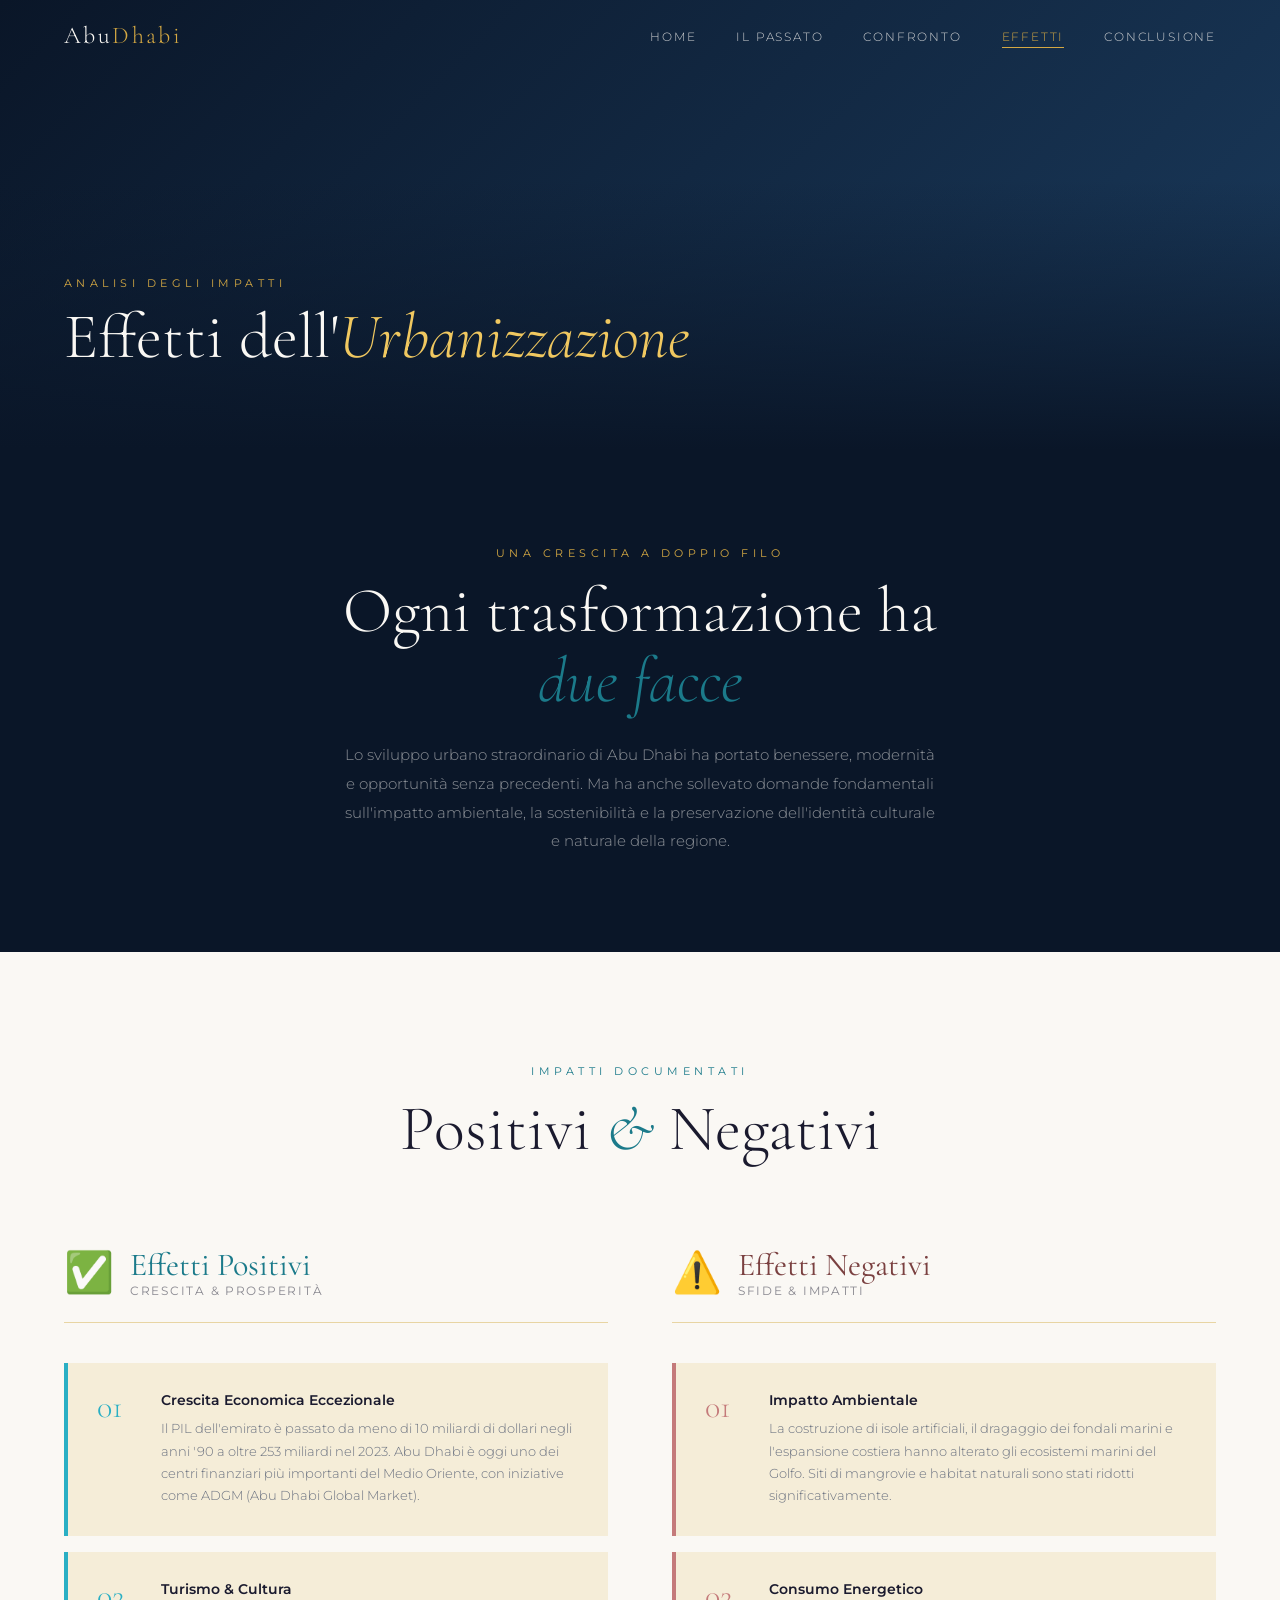
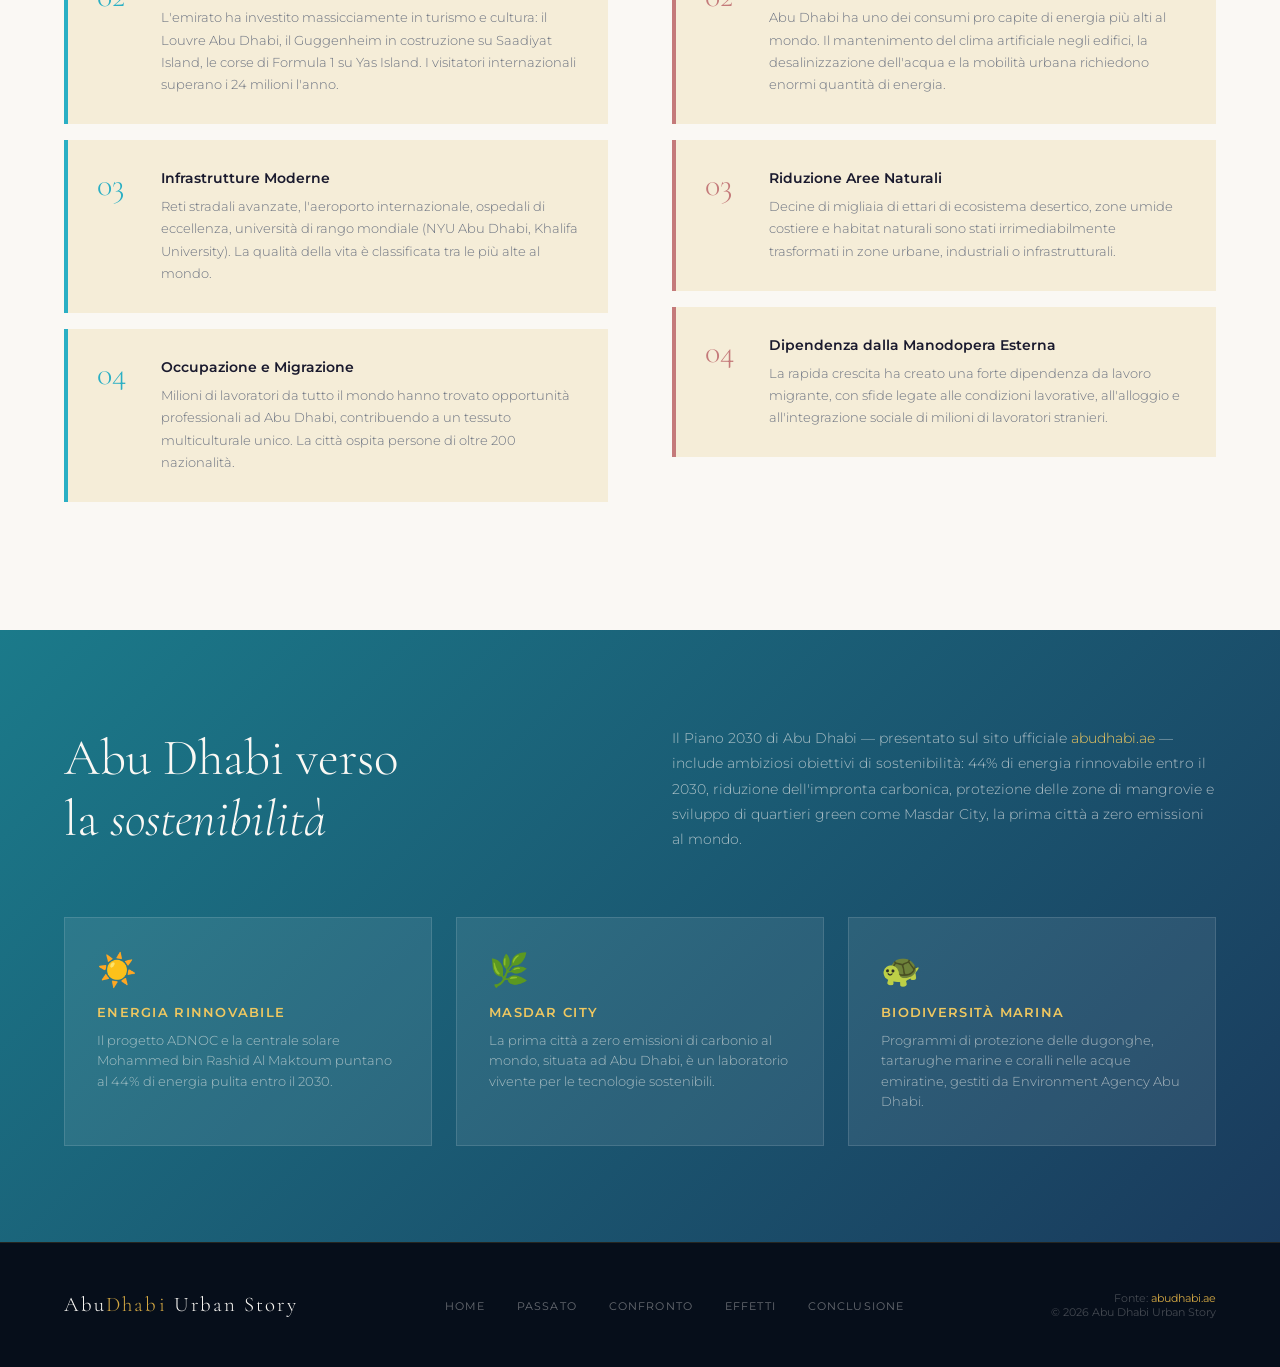
<file: pages/effetti.html>
<!DOCTYPE html>
<html lang="it">
<head>
  <meta charset="UTF-8">
  <meta name="viewport" content="width=device-width, initial-scale=1.0">
  <title>Effetti dell'Urbanizzazione — Abu Dhabi Urban Story</title>
  <link rel="icon" type="image/webp" href="../images/icona.webp">
  <link rel="stylesheet" href="../css/style.css">
  <style>
    .effects-hero-section {
      background: var(--deep);
      padding: 6rem 4rem;
    }
    .effects-hero-inner {
      max-width: 1300px;
      margin: 0 auto;
      text-align: center;
    }
    .effects-hero-inner .section-title { color: var(--white); font-size: clamp(2.5rem,5vw,4rem); }
    .effects-hero-inner .section-text {
      color: rgba(250,248,244,0.55);
      max-width: 600px;
      margin: 0 auto;
      text-align: center;
    }

    /* POSITIVE NEGATIVE FULL */
    .effects-full {
      background: var(--white);
      padding: 7rem 4rem;
    }
    .effects-full-inner {
      max-width: 1300px;
      margin: 0 auto;
    }
    .effects-columns {
      display: grid;
      grid-template-columns: 1fr 1fr;
      gap: 4rem;
      margin-top: 5rem;
    }
    .col-header {
      display: flex;
      align-items: center;
      gap: 1rem;
      margin-bottom: 2.5rem;
      padding-bottom: 1.5rem;
      border-bottom: 1px solid var(--sand-light);
    }
    .col-icon-big { font-size: 2.5rem; }
    .col-title {
      font-family: 'Cormorant Garamond', serif;
      font-size: 2rem;
      font-weight: 400;
    }
    .positive .col-title { color: var(--teal); }
    .negative .col-title { color: #7A4040; }
    .col-subtitle {
      font-size: 0.72rem;
      letter-spacing: 0.15em;
      text-transform: uppercase;
      opacity: 0.5;
    }

    .effect-card-big {
      display: flex;
      gap: 1.5rem;
      align-items: flex-start;
      padding: 1.8rem;
      margin-bottom: 1rem;
      background: var(--sand-pale);
      transition: all 0.4s;
      border-left: 4px solid transparent;
      cursor: default;
    }
    .positive .effect-card-big { border-left-color: var(--teal-light); }
    .negative .effect-card-big { border-left-color: #C47A7A; }
    .effect-card-big:hover {
      transform: translateX(8px);
      box-shadow: 0 8px 24px rgba(0,0,0,0.06);
      background: var(--white);
    }
    .effect-num {
      font-family: 'Cormorant Garamond', serif;
      font-size: 2rem;
      font-weight: 300;
      min-width: 40px;
      line-height: 1;
    }
    .positive .effect-num { color: var(--teal-light); }
    .negative .effect-num { color: #C47A7A; }
    .effect-body strong {
      display: block;
      font-size: 0.88rem;
      font-weight: 600;
      margin-bottom: 0.5rem;
      color: var(--text);
    }
    .effect-body p {
      font-size: 0.82rem;
      color: var(--text-light);
      line-height: 1.7;
      font-weight: 300;
    }

    /* SUSTAINABILITY SECTION */
    .sustain-section {
      background: linear-gradient(135deg, var(--teal) 0%, var(--ocean) 100%);
      padding: 6rem 4rem;
    }
    .sustain-inner {
      max-width: 1300px;
      margin: 0 auto;
    }
    .sustain-header {
      display: grid;
      grid-template-columns: 1fr 1fr;
      gap: 4rem;
      align-items: center;
      margin-bottom: 4rem;
    }
    .sustain-header h2 {
      font-family: 'Cormorant Garamond', serif;
      font-size: clamp(2rem, 4vw, 3.5rem);
      font-weight: 300;
      color: var(--white);
      line-height: 1.2;
    }
    .sustain-header p {
      font-size: 0.88rem;
      color: rgba(250,248,244,0.65);
      line-height: 1.8;
      font-weight: 300;
    }
    .sustain-cards {
      display: grid;
      grid-template-columns: repeat(3, 1fr);
      gap: 1.5rem;
    }
    .sustain-card {
      background: rgba(255,255,255,0.08);
      padding: 2rem;
      border: 1px solid rgba(255,255,255,0.12);
      transition: all 0.4s;
    }
    .sustain-card:hover {
      background: rgba(255,255,255,0.14);
      transform: translateY(-4px);
    }
    .sustain-card-icon { font-size: 2rem; margin-bottom: 1rem; }
    .sustain-card h3 {
      font-size: 0.8rem;
      font-weight: 600;
      text-transform: uppercase;
      letter-spacing: 0.1em;
      color: var(--gold-bright);
      margin-bottom: 0.7rem;
    }
    .sustain-card p {
      font-size: 0.8rem;
      color: rgba(250,248,244,0.6);
      line-height: 1.6;
      font-weight: 300;
    }

    @media (max-width: 900px) {
      .effects-columns { grid-template-columns: 1fr; }
      .sustain-header { grid-template-columns: 1fr; }
      .sustain-cards { grid-template-columns: 1fr; }
    }
  </style>
</head>
<body>

  <nav>
    <a href="../index.html" class="nav-logo">Abu<span>Dhabi</span></a>
    <ul class="nav-links">
      <li><a href="../index.html">Home</a></li>
      <li><a href="passato.html">Il Passato</a></li>
      <li><a href="confronto.html">Confronto</a></li>
      <li><a href="effetti.html">Effetti</a></li>
      <li><a href="conclusione.html">Conclusione</a></li>
    </ul>
  </nav>

  <!-- PAGE HERO -->
  <div class="page-hero" style="background: linear-gradient(135deg, #0A1628, #1A3A5C);">
    <div class="page-hero-overlay"></div>
    <div class="page-hero-content">
      <p class="hero-eyebrow">Analisi degli impatti</p>
      <h1 class="hero-title">Effetti dell'<em>Urbanizzazione</em></h1>
    </div>
  </div>

  <!-- HERO TEXT -->
  <section class="effects-hero-section">
    <div class="effects-hero-inner">
      <span class="section-eyebrow" style="color:var(--gold);">Una crescita a doppio filo</span>
      <h2 class="section-title reveal">Ogni trasformazione ha<br><em>due facce</em></h2>
      <p class="section-text reveal reveal-delay-1" style="margin-top:1rem;">
        Lo sviluppo urbano straordinario di Abu Dhabi ha portato benessere, modernità e opportunità senza precedenti. Ma ha anche sollevato domande fondamentali sull'impatto ambientale, la sostenibilità e la preservazione dell'identità culturale e naturale della regione.
      </p>
    </div>
  </section>

  <!-- EFFECTS -->
  <section class="effects-full">
    <div class="effects-full-inner">
      <div class="reveal" style="text-align:center;">
        <span class="section-eyebrow">Impatti Documentati</span>
        <h2 class="section-title">Positivi <em>&</em> Negativi</h2>
      </div>

      <div class="effects-columns">
        <!-- POSITIVE -->
        <div class="positive reveal">
          <div class="col-header">
            <span class="col-icon-big">✅</span>
            <div>
              <div class="col-title">Effetti Positivi</div>
              <div class="col-subtitle">Crescita & Prosperità</div>
            </div>
          </div>

          <div class="effect-card-big">
            <div class="effect-num">01</div>
            <div class="effect-body">
              <strong>Crescita Economica Eccezionale</strong>
              <p>Il PIL dell'emirato è passato da meno di 10 miliardi di dollari negli anni '90 a oltre 253 miliardi nel 2023. Abu Dhabi è oggi uno dei centri finanziari più importanti del Medio Oriente, con iniziative come ADGM (Abu Dhabi Global Market).</p>
            </div>
          </div>

          <div class="effect-card-big">
            <div class="effect-num">02</div>
            <div class="effect-body">
              <strong>Turismo & Cultura</strong>
              <p>L'emirato ha investito massicciamente in turismo e cultura: il Louvre Abu Dhabi, il Guggenheim in costruzione su Saadiyat Island, le corse di Formula 1 su Yas Island. I visitatori internazionali superano i 24 milioni l'anno.</p>
            </div>
          </div>

          <div class="effect-card-big">
            <div class="effect-num">03</div>
            <div class="effect-body">
              <strong>Infrastrutture Moderne</strong>
              <p>Reti stradali avanzate, l'aeroporto internazionale, ospedali di eccellenza, università di rango mondiale (NYU Abu Dhabi, Khalifa University). La qualità della vita è classificata tra le più alte al mondo.</p>
            </div>
          </div>

          <div class="effect-card-big">
            <div class="effect-num">04</div>
            <div class="effect-body">
              <strong>Occupazione e Migrazione</strong>
              <p>Milioni di lavoratori da tutto il mondo hanno trovato opportunità professionali ad Abu Dhabi, contribuendo a un tessuto multiculturale unico. La città ospita persone di oltre 200 nazionalità.</p>
            </div>
          </div>
        </div>

        <!-- NEGATIVE -->
        <div class="negative reveal reveal-delay-2">
          <div class="col-header">
            <span class="col-icon-big">⚠️</span>
            <div>
              <div class="col-title">Effetti Negativi</div>
              <div class="col-subtitle">Sfide & Impatti</div>
            </div>
          </div>

          <div class="effect-card-big">
            <div class="effect-num">01</div>
            <div class="effect-body">
              <strong>Impatto Ambientale</strong>
              <p>La costruzione di isole artificiali, il dragaggio dei fondali marini e l'espansione costiera hanno alterato gli ecosistemi marini del Golfo. Siti di mangrovie e habitat naturali sono stati ridotti significativamente.</p>
            </div>
          </div>

          <div class="effect-card-big">
            <div class="effect-num">02</div>
            <div class="effect-body">
              <strong>Consumo Energetico</strong>
              <p>Abu Dhabi ha uno dei consumi pro capite di energia più alti al mondo. Il mantenimento del clima artificiale negli edifici, la desalinizzazione dell'acqua e la mobilità urbana richiedono enormi quantità di energia.</p>
            </div>
          </div>

          <div class="effect-card-big">
            <div class="effect-num">03</div>
            <div class="effect-body">
              <strong>Riduzione Aree Naturali</strong>
              <p>Decine di migliaia di ettari di ecosistema desertico, zone umide costiere e habitat naturali sono stati irrimediabilmente trasformati in zone urbane, industriali o infrastrutturali.</p>
            </div>
          </div>

          <div class="effect-card-big">
            <div class="effect-num">04</div>
            <div class="effect-body">
              <strong>Dipendenza dalla Manodopera Esterna</strong>
              <p>La rapida crescita ha creato una forte dipendenza da lavoro migrante, con sfide legate alle condizioni lavorative, all'alloggio e all'integrazione sociale di milioni di lavoratori stranieri.</p>
            </div>
          </div>
        </div>
      </div>
    </div>
  </section>

  <!-- SUSTAINABILITY -->
  <section class="sustain-section">
    <div class="sustain-inner">
      <div class="sustain-header">
        <h2 class="reveal">Abu Dhabi verso<br>la <em>sostenibilità</em></h2>
        <p class="reveal reveal-delay-2">
          Il Piano 2030 di Abu Dhabi — presentato sul sito ufficiale <a href="https://www.abudhabi.ae" target="_blank" style="color:var(--gold-bright);text-decoration:none;">abudhabi.ae</a> — include ambiziosi obiettivi di sostenibilità: 44% di energia rinnovabile entro il 2030, riduzione dell'impronta carbonica, protezione delle zone di mangrovie e sviluppo di quartieri green come Masdar City, la prima città a zero emissioni al mondo.
        </p>
      </div>
      <div class="sustain-cards">
        <div class="sustain-card reveal">
          <div class="sustain-card-icon">☀️</div>
          <h3>Energia Rinnovabile</h3>
          <p>Il progetto ADNOC e la centrale solare Mohammed bin Rashid Al Maktoum puntano al 44% di energia pulita entro il 2030.</p>
        </div>
        <div class="sustain-card reveal reveal-delay-1">
          <div class="sustain-card-icon">🌿</div>
          <h3>Masdar City</h3>
          <p>La prima città a zero emissioni di carbonio al mondo, situata ad Abu Dhabi, è un laboratorio vivente per le tecnologie sostenibili.</p>
        </div>
        <div class="sustain-card reveal reveal-delay-2">
          <div class="sustain-card-icon">🐢</div>
          <h3>Biodiversità Marina</h3>
          <p>Programmi di protezione delle dugonghe, tartarughe marine e coralli nelle acque emiratine, gestiti da Environment Agency Abu Dhabi.</p>
        </div>
      </div>
    </div>
  </section>

  <!-- FOOTER -->
  <footer>
    <div class="footer-logo">Abu<span>Dhabi</span> Urban Story</div>
    <ul class="footer-nav">
      <li><a href="../index.html">Home</a></li>
      <li><a href="passato.html">Passato</a></li>
      <li><a href="confronto.html">Confronto</a></li>
      <li><a href="effetti.html">Effetti</a></li>
      <li><a href="conclusione.html">Conclusione</a></li>
    </ul>
    <div class="footer-credits">
      Fonte: <a href="https://www.abudhabi.ae" target="_blank" style="color:var(--gold);text-decoration:none;">abudhabi.ae</a><br>
      © 2026 Abu Dhabi Urban Story
    </div>
  </footer>

  <script src="../js/main.js"></script>
</body>
</html>
</file>
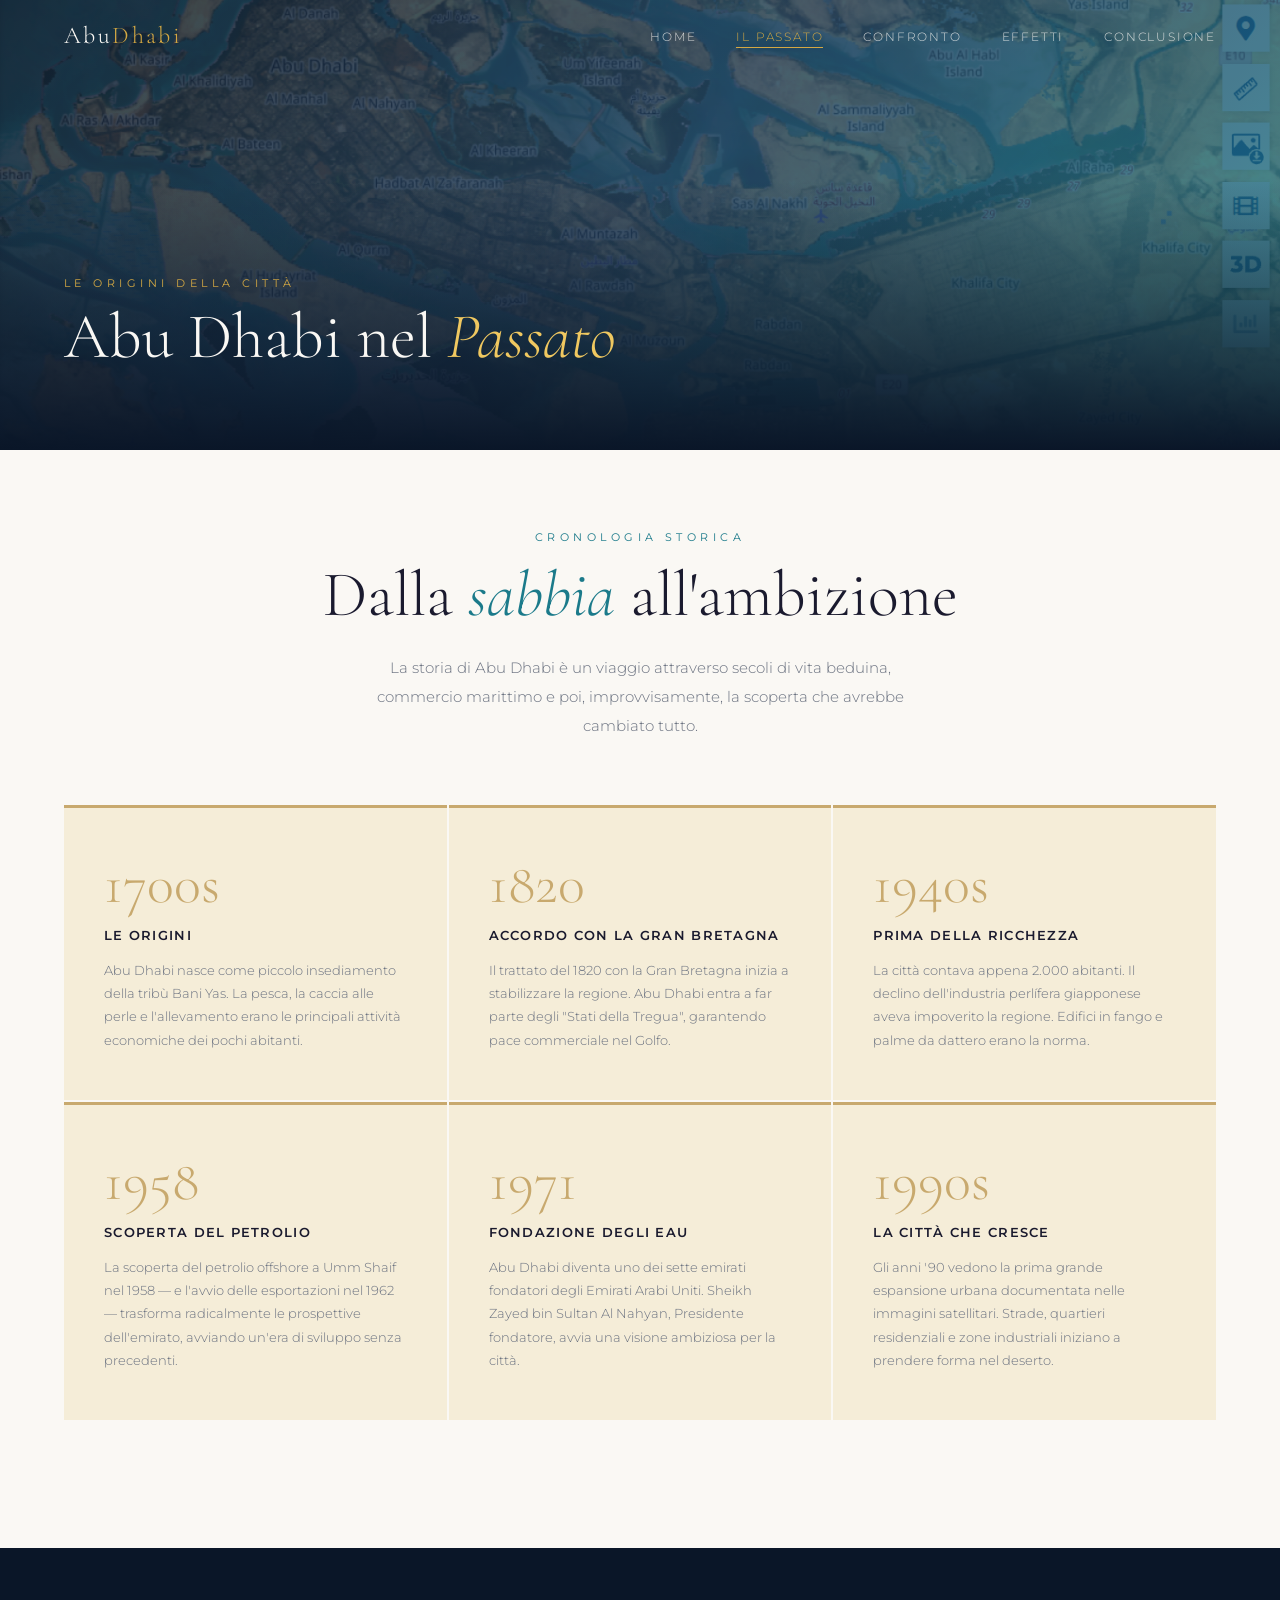
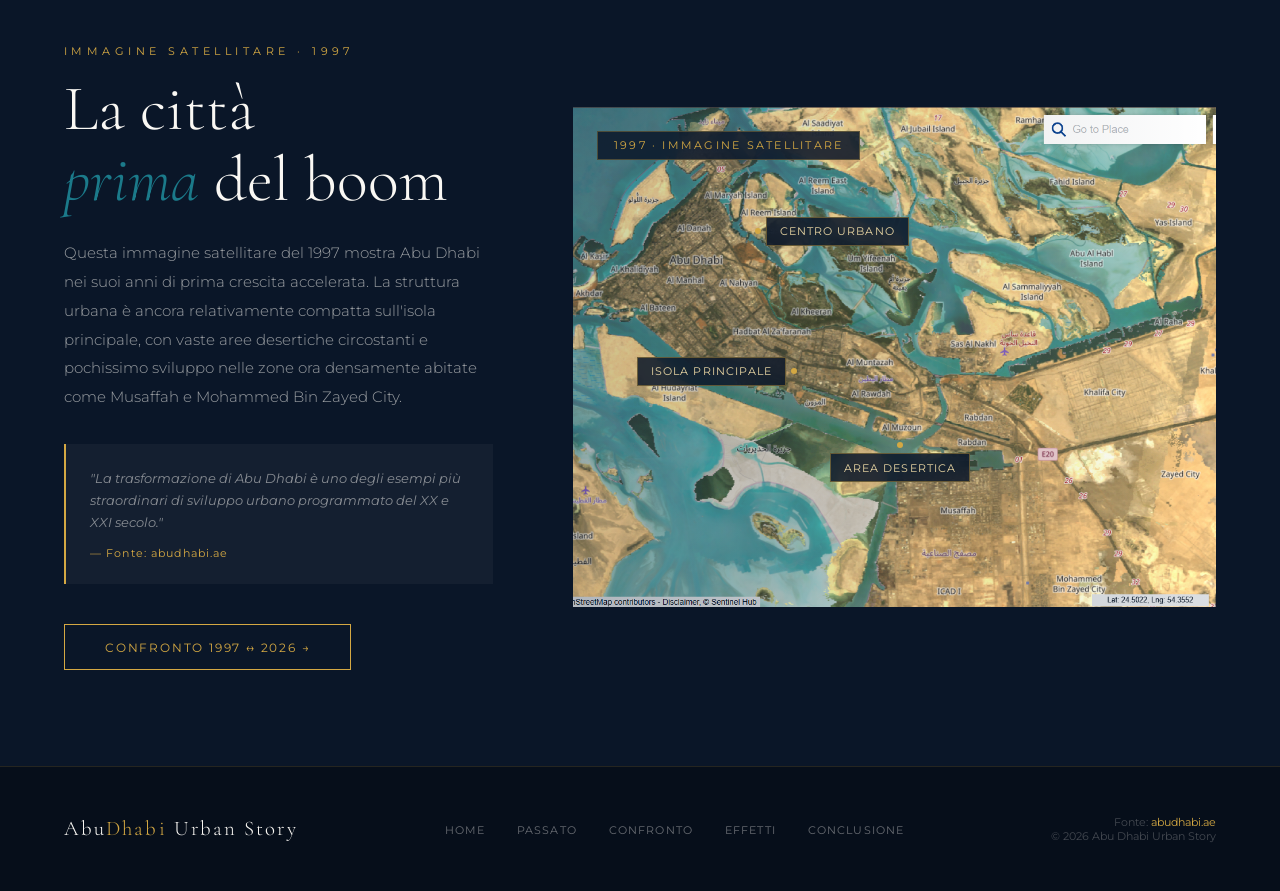
<file: pages/passato.html>
<!DOCTYPE html>
<html lang="it">
<head>
  <meta charset="UTF-8">
  <meta name="viewport" content="width=device-width, initial-scale=1.0">
  <title>Abu Dhabi nel Passato — Urban Story</title>
  <link rel="icon" type="image/webp" href="../images/icona.webp">
  <link rel="stylesheet" href="../css/style.css">
  <style>
    .timeline-section {
      background: var(--white);
      padding: 8rem 4rem;
    }
    .timeline-inner {
      max-width: 1300px;
      margin: 0 auto;
    }
    .timeline-header {
      text-align: center;
      margin-bottom: 6rem;
    }
    .hist-grid {
      max-width: 1300px;
      margin: 0 auto;
      display: grid;
      grid-template-columns: repeat(3, 1fr);
      gap: 2px;
    }
    .hist-card {
      background: var(--sand-pale);
      padding: 3rem 2.5rem;
      border-top: 3px solid var(--sand);
      transition: all 0.4s;
      cursor: default;
    }
    .hist-card:hover {
      background: var(--white);
      transform: translateY(-6px);
      box-shadow: 0 20px 40px rgba(0,0,0,0.08);
      border-top-color: var(--teal);
    }
    .hist-decade {
      font-family: 'Cormorant Garamond', serif;
      font-size: 3.5rem;
      font-weight: 300;
      color: var(--sand);
      line-height: 1;
      margin-bottom: 1rem;
    }
    .hist-card:hover .hist-decade { color: var(--teal); }
    .hist-card h3 {
      font-size: 0.8rem;
      font-weight: 600;
      letter-spacing: 0.1em;
      text-transform: uppercase;
      color: var(--text);
      margin-bottom: 1rem;
    }
    .hist-card p {
      font-size: 0.83rem;
      color: var(--text-light);
      line-height: 1.75;
      font-weight: 300;
    }
    .satellite-full {
      background: var(--deep);
      padding: 6rem 4rem;
    }
    .satellite-inner {
      max-width: 1300px;
      margin: 0 auto;
      display: grid;
      grid-template-columns: 1fr 1.5fr;
      gap: 5rem;
      align-items: center;
    }
    .sat-text .section-title { color: var(--white); }
    .sat-text .section-text { color: rgba(250,248,244,0.6); }
    .sat-img-wrap {
      position: relative;
    }
    .sat-img-wrap img {
      width: 100%;
      height: 500px;
      object-fit: cover;
      display: block;
    }
    .sat-overlay {
      position: absolute;
      inset: 0;
      background: linear-gradient(to right, rgba(10,22,40,0.2), transparent);
      pointer-events: none;
    }
    .annotation {
      position: absolute;
      background: rgba(10,22,40,0.85);
      border: 1px solid rgba(212,168,67,0.4);
      color: var(--sand-light);
      font-size: 0.68rem;
      letter-spacing: 0.1em;
      text-transform: uppercase;
      padding: 0.4rem 0.8rem;
      white-space: nowrap;
      backdrop-filter: blur(8px);
    }
    .annotation::before {
      content: '';
      position: absolute;
      width: 6px;
      height: 6px;
      background: var(--gold);
      border-radius: 50%;
    }
    .ann-1 { top: 22%; left: 30%; }
    .ann-1::before { top: 50%; left: -12px; transform: translateY(-50%); }
    .ann-2 { top: 50%; left: 10%; }
    .ann-2::before { top: 50%; right: -12px; transform: translateY(-50%); }
    .ann-3 { bottom: 25%; left: 40%; }
    .ann-3::before { top: -12px; left: 50%; transform: translateX(-50%); }
    @media (max-width: 900px) {
      .hist-grid { grid-template-columns: 1fr; }
      .satellite-inner { grid-template-columns: 1fr; }
    }
  </style>
</head>
<body>

  <nav>
    <a href="../index.html" class="nav-logo">Abu<span>Dhabi</span></a>
    <ul class="nav-links">
      <li><a href="../index.html">Home</a></li>
      <li><a href="passato.html">Il Passato</a></li>
      <li><a href="confronto.html">Confronto</a></li>
      <li><a href="effetti.html">Effetti</a></li>
      <li><a href="conclusione.html">Conclusione</a></li>
    </ul>
  </nav>

  <!-- PAGE HERO -->
  <div class="page-hero">
    <div class="page-hero-bg" style="background-image: url('../images/satellite_1997.png');"></div>
    <div class="page-hero-overlay"></div>
    <div class="page-hero-content">
      <p class="hero-eyebrow">Le origini della città</p>
      <h1 class="hero-title">Abu Dhabi nel <em>Passato</em></h1>
    </div>
  </div>

  <!-- HISTORY CARDS -->
  <section class="section" style="background:var(--white); padding-top:5rem;">
    <div style="text-align:center; max-width:700px; margin:0 auto 4rem;">
      <span class="section-eyebrow">Cronologia storica</span>
      <h2 class="section-title reveal">Dalla <em>sabbia</em> all'ambizione</h2>
      <p class="section-text reveal" style="margin:0 auto; text-align:center;">
        La storia di Abu Dhabi è un viaggio attraverso secoli di vita beduina, commercio marittimo e poi, improvvisamente, la scoperta che avrebbe cambiato tutto.
      </p>
    </div>

    <div class="hist-grid">
      <div class="hist-card reveal">
        <div class="hist-decade">1700s</div>
        <h3>Le Origini</h3>
        <p>Abu Dhabi nasce come piccolo insediamento della tribù Bani Yas. La pesca, la caccia alle perle e l'allevamento erano le principali attività economiche dei pochi abitanti.</p>
      </div>
      <div class="hist-card reveal reveal-delay-1">
        <div class="hist-decade">1820</div>
        <h3>Accordo con la Gran Bretagna</h3>
        <p>Il trattato del 1820 con la Gran Bretagna inizia a stabilizzare la regione. Abu Dhabi entra a far parte degli "Stati della Tregua", garantendo pace commerciale nel Golfo.</p>
      </div>
      <div class="hist-card reveal reveal-delay-2">
        <div class="hist-decade">1940s</div>
        <h3>Prima della Ricchezza</h3>
        <p>La città contava appena 2.000 abitanti. Il declino dell'industria perlífera giapponese aveva impoverito la regione. Edifici in fango e palme da dattero erano la norma.</p>
      </div>
      <div class="hist-card reveal">
        <div class="hist-decade">1958</div>
        <h3>Scoperta del Petrolio</h3>
        <p>La scoperta del petrolio offshore a Umm Shaif nel 1958 — e l'avvio delle esportazioni nel 1962 — trasforma radicalmente le prospettive dell'emirato, avviando un'era di sviluppo senza precedenti.</p>
      </div>
      <div class="hist-card reveal reveal-delay-1">
        <div class="hist-decade">1971</div>
        <h3>Fondazione degli EAU</h3>
        <p>Abu Dhabi diventa uno dei sette emirati fondatori degli Emirati Arabi Uniti. Sheikh Zayed bin Sultan Al Nahyan, Presidente fondatore, avvia una visione ambiziosa per la città.</p>
      </div>
      <div class="hist-card reveal reveal-delay-2">
        <div class="hist-decade">1990s</div>
        <h3>La Città che Cresce</h3>
        <p>Gli anni '90 vedono la prima grande espansione urbana documentata nelle immagini satellitari. Strade, quartieri residenziali e zone industriali iniziano a prendere forma nel deserto.</p>
      </div>
    </div>
  </section>

  <!-- SATELLITE 1997 -->
  <section class="satellite-full">
    <div class="satellite-inner">
      <div class="sat-text reveal">
        <span class="section-eyebrow" style="color:var(--gold);">Immagine Satellitare · 1997</span>
        <h2 class="section-title">La città<br><em>prima</em> del boom</h2>
        <p class="section-text">
          Questa immagine satellitare del 1997 mostra Abu Dhabi nei suoi anni di prima crescita accelerata. La struttura urbana è ancora relativamente compatta sull'isola principale, con vaste aree desertiche circostanti e pochissimo sviluppo nelle zone ora densamente abitate come Musaffah e Mohammed Bin Zayed City.
        </p>
        <div style="margin-top:2rem; padding:1.5rem; border-left:2px solid var(--gold); background:rgba(255,255,255,0.04);">
          <p style="font-size:0.8rem; color:rgba(250,248,244,0.5); font-style:italic; line-height:1.7;">
            "La trasformazione di Abu Dhabi è uno degli esempi più straordinari di sviluppo urbano programmato del XX e XXI secolo."
          </p>
          <p style="font-size:0.7rem; color:var(--gold); margin-top:0.8rem; letter-spacing:0.1em;">— Fonte: abudhabi.ae</p>
        </div>
        <a href="confronto.html" style="display:inline-block;margin-top:2.5rem;padding:0.9rem 2.5rem;border:1px solid var(--gold);color:var(--gold);text-decoration:none;font-size:0.75rem;letter-spacing:0.15em;text-transform:uppercase;transition:all 0.4s;">
          Confronto 1997 ↔ 2026 →
        </a>
      </div>
      <div class="sat-img-wrap reveal reveal-delay-2">
        <img src="../images/satellite_1997.png" alt="Abu Dhabi 1997 — immagine satellitare">
        <div class="sat-overlay"></div>
        <div class="annotation ann-1">Centro urbano</div>
        <div class="annotation ann-2">Isola principale</div>
        <div class="annotation ann-3">Area desertica</div>
        <div class="image-label">1997 · Immagine Satellitare</div>
      </div>
    </div>
  </section>

  <!-- FOOTER -->
  <footer>
    <div class="footer-logo">Abu<span>Dhabi</span> Urban Story</div>
    <ul class="footer-nav">
      <li><a href="../index.html">Home</a></li>
      <li><a href="passato.html">Passato</a></li>
      <li><a href="confronto.html">Confronto</a></li>
      <li><a href="effetti.html">Effetti</a></li>
      <li><a href="conclusione.html">Conclusione</a></li>
    </ul>
    <div class="footer-credits">
      Fonte: <a href="https://www.abudhabi.ae" target="_blank" style="color:var(--gold);text-decoration:none;">abudhabi.ae</a><br>
      © 2026 Abu Dhabi Urban Story
    </div>
  </footer>

  <script src="../js/main.js"></script>
</body>
</html>
</file>
<file: css/style.css>
@import url('https://fonts.googleapis.com/css2?family=Cormorant+Garamond:ital,wght@0,300;0,400;0,600;1,300&family=Montserrat:wght@200;300;400;600;700&family=Playfair+Display:ital,wght@0,700;1,400&display=swap');

:root {
  --sand: #C8A96E;
  --sand-light: #E8D5A3;
  --sand-pale: #F5EDD8;
  --deep: #0A1628;
  --ocean: #1A3A5C;
  --teal: #1B7A8A;
  --teal-light: #2AAFC4;
  --gold: #D4A843;
  --gold-bright: #F0C860;
  --white: #FAF8F4;
  --text: #1A1A2E;
  --text-light: #6B7280;
  --gradient-hero: linear-gradient(135deg, #0A1628 0%, #1A3A5C 50%, #1B7A8A 100%);
}

* {
  margin: 0;
  padding: 0;
  box-sizing: border-box;
}

html {
  scroll-behavior: smooth;
}

body {
  font-family: 'Montserrat', sans-serif;
  background: var(--white);
  color: var(--text);
  overflow-x: hidden;
}

/* ─── NAV ─── */
nav {
  position: fixed;
  top: 0;
  left: 0;
  right: 0;
  z-index: 1000;
  padding: 0 4rem;
  height: 70px;
  display: flex;
  align-items: center;
  justify-content: space-between;
  transition: all 0.5s ease;
  background: transparent;
}

nav.scrolled {
  background: rgba(10, 22, 40, 0.95);
  backdrop-filter: blur(20px);
  border-bottom: 1px solid rgba(212, 168, 67, 0.2);
}

.nav-logo {
  font-family: 'Cormorant Garamond', serif;
  font-size: 1.5rem;
  font-weight: 300;
  color: var(--white);
  text-decoration: none;
  letter-spacing: 0.1em;
}

.nav-logo span {
  color: var(--gold);
}

.nav-links {
  display: flex;
  gap: 2.5rem;
  list-style: none;
}

.nav-links a {
  color: rgba(250, 248, 244, 0.8);
  text-decoration: none;
  font-size: 0.75rem;
  font-weight: 300;
  letter-spacing: 0.15em;
  text-transform: uppercase;
  transition: color 0.3s;
  position: relative;
}

.nav-links a::after {
  content: '';
  position: absolute;
  bottom: -4px;
  left: 0;
  width: 0;
  height: 1px;
  background: var(--gold);
  transition: width 0.3s ease;
}

.nav-links a:hover {
  color: var(--gold);
}

.nav-links a:hover::after,
.nav-links a.active::after {
  width: 100%;
}

.nav-links a.active {
  color: var(--gold);
}

/* ─── HERO ─── */
.hero {
  min-height: 100vh;
  background: var(--gradient-hero);
  position: relative;
  display: flex;
  align-items: center;
  justify-content: center;
  overflow: hidden;
}

.hero-bg {
  position: absolute;
  inset: 0;
  background-image: url('../images/satellite_2026.png');
  background-size: cover;
  background-position: center top;
  opacity: 0.25;
  transform: scale(1.05);
  animation: slowZoom 20s ease-in-out infinite alternate;
}

@keyframes slowZoom {
  from { transform: scale(1.05); }
  to { transform: scale(1.15); }
}

.hero-overlay {
  position: absolute;
  inset: 0;
  background: linear-gradient(
    to bottom,
    rgba(10,22,40,0.3) 0%,
    rgba(10,22,40,0.1) 40%,
    rgba(10,22,40,0.7) 80%,
    rgba(10,22,40,1) 100%
  );
}

.hero-particles {
  position: absolute;
  inset: 0;
  overflow: hidden;
}

.particle {
  position: absolute;
  width: 2px;
  height: 2px;
  background: var(--gold);
  border-radius: 50%;
  animation: float linear infinite;
  opacity: 0;
}

@keyframes float {
  0% { transform: translateY(100vh) translateX(0); opacity: 0; }
  10% { opacity: 0.6; }
  90% { opacity: 0.3; }
  100% { transform: translateY(-10vh) translateX(30px); opacity: 0; }
}

.hero-content {
  position: relative;
  z-index: 2;
  text-align: center;
  padding: 2rem;
  max-width: 900px;
}

.hero-eyebrow {
  font-size: 0.7rem;
  letter-spacing: 0.4em;
  text-transform: uppercase;
  color: var(--gold);
  margin-bottom: 1.5rem;
  opacity: 0;
  animation: fadeUp 1s ease forwards 0.5s;
}

.hero-title {
  font-family: 'Cormorant Garamond', serif;
  font-size: clamp(3.5rem, 8vw, 7rem);
  font-weight: 300;
  color: var(--white);
  line-height: 1.05;
  margin-bottom: 1rem;
  opacity: 0;
  animation: fadeUp 1s ease forwards 0.8s;
}

.hero-title em {
  font-style: italic;
  color: var(--gold-bright);
}

.hero-subtitle {
  font-size: 1rem;
  font-weight: 300;
  color: rgba(250,248,244,0.75);
  line-height: 1.8;
  margin-bottom: 3rem;
  max-width: 600px;
  margin-left: auto;
  margin-right: auto;
  opacity: 0;
  animation: fadeUp 1s ease forwards 1.1s;
}

.hero-cta {
  display: inline-block;
  padding: 1rem 3rem;
  border: 1px solid var(--gold);
  color: var(--gold);
  text-decoration: none;
  font-size: 0.75rem;
  letter-spacing: 0.2em;
  text-transform: uppercase;
  font-weight: 400;
  transition: all 0.4s ease;
  position: relative;
  overflow: hidden;
  opacity: 0;
  animation: fadeUp 1s ease forwards 1.4s;
}

.hero-cta::before {
  content: '';
  position: absolute;
  inset: 0;
  background: var(--gold);
  transform: translateX(-100%);
  transition: transform 0.4s ease;
}

.hero-cta span {
  position: relative;
  z-index: 1;
}

.hero-cta:hover::before {
  transform: translateX(0);
}

.hero-cta:hover {
  color: var(--deep);
}

.hero-scroll {
  position: absolute;
  bottom: 2rem;
  left: 50%;
  transform: translateX(-50%);
  display: flex;
  flex-direction: column;
  align-items: center;
  gap: 0.5rem;
  color: rgba(250,248,244,0.5);
  font-size: 0.65rem;
  letter-spacing: 0.2em;
  text-transform: uppercase;
  animation: fadeIn 2s ease forwards 2s, bounce 2s ease-in-out infinite 2s;
  opacity: 0;
}

.scroll-line {
  width: 1px;
  height: 40px;
  background: linear-gradient(to bottom, var(--gold), transparent);
}

@keyframes bounce {
  0%, 100% { transform: translateX(-50%) translateY(0); }
  50% { transform: translateX(-50%) translateY(8px); }
}

@keyframes fadeUp {
  from { opacity: 0; transform: translateY(30px); }
  to { opacity: 1; transform: translateY(0); }
}

@keyframes fadeIn {
  from { opacity: 0; }
  to { opacity: 1; }
}

/* ─── STATS BAR ─── */
.stats-bar {
  background: var(--deep);
  padding: 3rem 4rem;
  display: grid;
  grid-template-columns: repeat(4, 1fr);
  gap: 2rem;
  border-top: 1px solid rgba(212,168,67,0.3);
}

.stat-item {
  text-align: center;
  padding: 1rem;
  border-right: 1px solid rgba(212,168,67,0.15);
}

.stat-item:last-child {
  border-right: none;
}

.stat-number {
  font-family: 'Cormorant Garamond', serif;
  font-size: 3rem;
  font-weight: 300;
  color: var(--gold);
  line-height: 1;
  margin-bottom: 0.5rem;
}

.stat-label {
  font-size: 0.7rem;
  letter-spacing: 0.15em;
  text-transform: uppercase;
  color: rgba(250,248,244,0.5);
  font-weight: 300;
}

/* ─── SECTION BASE ─── */
.section {
  padding: 8rem 4rem;
}

.section-eyebrow {
  font-size: 0.7rem;
  letter-spacing: 0.4em;
  text-transform: uppercase;
  color: var(--teal);
  margin-bottom: 1rem;
  display: block;
}

.section-title {
  font-family: 'Cormorant Garamond', serif;
  font-size: clamp(2.5rem, 5vw, 4rem);
  font-weight: 300;
  line-height: 1.1;
  margin-bottom: 1.5rem;
}

.section-title em {
  font-style: italic;
  color: var(--teal);
}

.section-text {
  font-size: 0.95rem;
  line-height: 1.9;
  color: var(--text-light);
  font-weight: 300;
  max-width: 540px;
}

/* ─── PAST SECTION ─── */
.past-section {
  background: var(--white);
  overflow: hidden;
}

.past-inner {
  max-width: 1300px;
  margin: 0 auto;
  display: grid;
  grid-template-columns: 1fr 1fr;
  gap: 6rem;
  align-items: center;
}

.past-image-wrap {
  position: relative;
}

.past-image-wrap img {
  width: 100%;
  height: 480px;
  object-fit: cover;
  display: block;
}

.image-label {
  position: absolute;
  top: 1.5rem;
  left: 1.5rem;
  background: rgba(10,22,40,0.85);
  color: var(--gold);
  padding: 0.4rem 1rem;
  font-size: 0.7rem;
  letter-spacing: 0.2em;
  text-transform: uppercase;
  backdrop-filter: blur(10px);
  border: 1px solid rgba(212,168,67,0.3);
}

.past-image-frame {
  position: absolute;
  top: -15px;
  left: -15px;
  right: 15px;
  bottom: 15px;
  border: 1px solid var(--sand-light);
  z-index: -1;
}

.past-facts {
  display: flex;
  flex-direction: column;
  gap: 1.5rem;
  margin-top: 2.5rem;
}

.fact-item {
  display: flex;
  gap: 1rem;
  align-items: flex-start;
}

.fact-icon {
  width: 40px;
  height: 40px;
  min-width: 40px;
  border: 1px solid var(--sand-light);
  display: flex;
  align-items: center;
  justify-content: center;
  font-size: 1rem;
}

.fact-text strong {
  display: block;
  font-size: 0.8rem;
  letter-spacing: 0.05em;
  margin-bottom: 0.2rem;
  color: var(--text);
  font-weight: 600;
}

.fact-text p {
  font-size: 0.82rem;
  color: var(--text-light);
  font-weight: 300;
  line-height: 1.6;
}

/* ─── COMPARISON SECTION ─── */
.compare-section {
  background: var(--deep);
  padding: 8rem 4rem;
  overflow: hidden;
}

.compare-section .section-title {
  color: var(--white);
}

.compare-section .section-text {
  color: rgba(250,248,244,0.6);
}

.compare-header {
  max-width: 1300px;
  margin: 0 auto 5rem;
  display: grid;
  grid-template-columns: 1fr 1fr;
  gap: 4rem;
  align-items: end;
}

/* Slider comparativo */
.slider-container {
  max-width: 1300px;
  margin: 0 auto;
  position: relative;
  user-select: none;
}

.slider-wrapper {
  position: relative;
  width: 100%;
  height: 560px;
  overflow: hidden;
  cursor: col-resize;
}

.slider-img {
  position: absolute;
  inset: 0;
  width: 100%;
  height: 100%;
  object-fit: cover;
}

.slider-img.new {
  clip-path: inset(0 50% 0 0);
  transition: clip-path 0s;
}

.slider-divider {
  position: absolute;
  top: 0;
  bottom: 0;
  left: 50%;
  width: 3px;
  background: var(--gold);
  cursor: col-resize;
  z-index: 10;
  transform: translateX(-50%);
}

.slider-handle {
  position: absolute;
  top: 50%;
  left: 50%;
  transform: translate(-50%, -50%);
  width: 52px;
  height: 52px;
  background: var(--gold);
  border-radius: 50%;
  display: flex;
  align-items: center;
  justify-content: center;
  box-shadow: 0 4px 20px rgba(0,0,0,0.5);
  transition: transform 0.2s;
}

.slider-handle:hover {
  transform: translate(-50%, -50%) scale(1.1);
}

.slider-handle svg {
  color: var(--deep);
}

.slider-label-left,
.slider-label-right {
  position: absolute;
  bottom: 1.5rem;
  padding: 0.5rem 1.2rem;
  background: rgba(10,22,40,0.85);
  color: var(--gold);
  font-size: 0.7rem;
  letter-spacing: 0.2em;
  text-transform: uppercase;
  backdrop-filter: blur(10px);
  border: 1px solid rgba(212,168,67,0.3);
  z-index: 5;
}

.slider-label-left { left: 1.5rem; }
.slider-label-right { right: 1.5rem; }

.compare-highlights {
  max-width: 1300px;
  margin: 4rem auto 0;
  display: grid;
  grid-template-columns: repeat(4, 1fr);
  gap: 2px;
}

.highlight-card {
  background: rgba(255,255,255,0.04);
  padding: 2rem 1.5rem;
  border: 1px solid rgba(255,255,255,0.06);
  transition: all 0.4s ease;
  cursor: default;
}

.highlight-card:hover {
  background: rgba(212,168,67,0.08);
  border-color: rgba(212,168,67,0.3);
  transform: translateY(-4px);
}

.highlight-icon {
  font-size: 2rem;
  margin-bottom: 1rem;
}

.highlight-title {
  font-size: 0.75rem;
  letter-spacing: 0.15em;
  text-transform: uppercase;
  color: var(--gold);
  margin-bottom: 0.6rem;
  font-weight: 400;
}

.highlight-text {
  font-size: 0.82rem;
  color: rgba(250,248,244,0.55);
  line-height: 1.7;
  font-weight: 300;
}

/* ─── EFFECTS SECTION ─── */
.effects-section {
  background: var(--sand-pale);
  padding: 8rem 4rem;
}

.effects-inner {
  max-width: 1300px;
  margin: 0 auto;
}

.effects-header {
  text-align: center;
  margin-bottom: 5rem;
}

.effects-header .section-text {
  margin: 0 auto;
  text-align: left;
  max-width: 600px;
  text-align: center;
}

.effects-grid {
  display: grid;
  grid-template-columns: 1fr 1fr;
  gap: 3rem;
}

.effects-column h3 {
  font-family: 'Cormorant Garamond', serif;
  font-size: 1.8rem;
  font-weight: 400;
  margin-bottom: 2rem;
  display: flex;
  align-items: center;
  gap: 1rem;
}

.effects-column.positive h3 { color: var(--teal); }
.effects-column.negative h3 { color: #8B4A4A; }

.effect-card {
  background: var(--white);
  padding: 1.5rem 2rem;
  margin-bottom: 1rem;
  display: flex;
  align-items: flex-start;
  gap: 1.2rem;
  border-left: 3px solid transparent;
  transition: all 0.3s ease;
  box-shadow: 0 2px 12px rgba(0,0,0,0.04);
}

.effects-column.positive .effect-card { border-left-color: var(--teal-light); }
.effects-column.negative .effect-card { border-left-color: #C47A7A; }

.effect-card:hover {
  transform: translateX(6px);
  box-shadow: 0 8px 24px rgba(0,0,0,0.08);
}

.effect-icon {
  font-size: 1.5rem;
  min-width: 40px;
}

.effect-content strong {
  display: block;
  font-size: 0.85rem;
  font-weight: 600;
  margin-bottom: 0.3rem;
  color: var(--text);
}

.effect-content p {
  font-size: 0.8rem;
  color: var(--text-light);
  line-height: 1.6;
  font-weight: 300;
}

/* ─── CONCLUSION ─── */
.conclusion-section {
  background: var(--deep);
  padding: 8rem 4rem;
  position: relative;
  overflow: hidden;
}

.conclusion-bg {
  position: absolute;
  inset: 0;
  background-image: url('../images/satellite_2026.png');
  background-size: cover;
  background-position: center;
  opacity: 0.08;
}

.conclusion-inner {
  max-width: 800px;
  margin: 0 auto;
  text-align: center;
  position: relative;
  z-index: 2;
}

.conclusion-inner .section-title {
  color: var(--white);
  font-size: clamp(2.5rem, 5vw, 4.5rem);
  margin-bottom: 2rem;
}

.conclusion-inner .section-text {
  color: rgba(250,248,244,0.65);
  max-width: 100%;
  margin: 0 auto 2rem;
  text-align: center;
}

.gold-line {
  width: 60px;
  height: 2px;
  background: var(--gold);
  margin: 2rem auto;
}

.source-link {
  display: inline-block;
  margin-top: 3rem;
  padding: 0.8rem 2.5rem;
  border: 1px solid rgba(212,168,67,0.4);
  color: var(--gold);
  text-decoration: none;
  font-size: 0.75rem;
  letter-spacing: 0.2em;
  text-transform: uppercase;
  transition: all 0.4s;
}

.source-link:hover {
  background: var(--gold);
  color: var(--deep);
}

/* ─── FOOTER ─── */
footer {
  background: #060E1A;
  padding: 3rem 4rem;
  display: flex;
  align-items: center;
  justify-content: space-between;
  border-top: 1px solid rgba(212,168,67,0.15);
}

.footer-logo {
  font-family: 'Cormorant Garamond', serif;
  font-size: 1.3rem;
  color: var(--white);
  font-weight: 300;
  letter-spacing: 0.1em;
}

.footer-logo span { color: var(--gold); }

.footer-nav {
  display: flex;
  gap: 2rem;
  list-style: none;
}

.footer-nav a {
  color: rgba(250,248,244,0.4);
  text-decoration: none;
  font-size: 0.7rem;
  letter-spacing: 0.1em;
  text-transform: uppercase;
  transition: color 0.3s;
}

.footer-nav a:hover { color: var(--gold); }

.footer-credits {
  font-size: 0.7rem;
  color: rgba(250,248,244,0.25);
  text-align: right;
}

/* ─── SCROLL ANIMATIONS ─── */
.reveal {
  opacity: 0;
  transform: translateY(40px);
  transition: opacity 0.8s ease, transform 0.8s ease;
}

.reveal.visible {
  opacity: 1;
  transform: translateY(0);
}

.reveal-delay-1 { transition-delay: 0.1s; }
.reveal-delay-2 { transition-delay: 0.2s; }
.reveal-delay-3 { transition-delay: 0.3s; }
.reveal-delay-4 { transition-delay: 0.4s; }

/* ─── OTHER PAGES ─── */
.page-hero {
  height: 50vh;
  min-height: 400px;
  background: var(--gradient-hero);
  position: relative;
  display: flex;
  align-items: flex-end;
  padding: 4rem;
}

.page-hero-bg {
  position: absolute;
  inset: 0;
  background-size: cover;
  background-position: center;
  opacity: 0.2;
}

.page-hero-overlay {
  position: absolute;
  inset: 0;
  background: linear-gradient(to top, rgba(10,22,40,1) 0%, transparent 60%);
}

.page-hero-content {
  position: relative;
  z-index: 2;
  max-width: 1300px;
  width: 100%;
  margin: 0 auto;
}

.page-hero-content .hero-eyebrow {
  opacity: 1;
  animation: none;
  margin-bottom: 0.8rem;
}

.page-hero-content .hero-title {
  opacity: 1;
  animation: none;
  font-size: clamp(2.5rem, 5vw, 4.5rem);
}

/* ─── TIMELINE ─── */
.timeline {
  max-width: 900px;
  margin: 0 auto;
  position: relative;
  padding: 2rem 0;
}

.timeline::before {
  content: '';
  position: absolute;
  left: 50%;
  top: 0;
  bottom: 0;
  width: 1px;
  background: linear-gradient(to bottom, var(--sand-light), transparent);
  transform: translateX(-50%);
}

.timeline-item {
  display: grid;
  grid-template-columns: 1fr 60px 1fr;
  gap: 0;
  margin-bottom: 4rem;
  align-items: start;
}

.timeline-item:nth-child(even) .timeline-content {
  grid-column: 3;
  grid-row: 1;
}

.timeline-item:nth-child(even) .timeline-dot {
  grid-column: 2;
  grid-row: 1;
}

.timeline-item:nth-child(even) .timeline-empty {
  grid-column: 1;
  grid-row: 1;
}

.timeline-dot {
  display: flex;
  justify-content: center;
  padding-top: 0.3rem;
}

.dot {
  width: 14px;
  height: 14px;
  border-radius: 50%;
  background: var(--gold);
  border: 3px solid var(--white);
  box-shadow: 0 0 0 2px var(--sand);
}

.timeline-content {
  padding: 0 2rem;
}

.timeline-year {
  font-family: 'Cormorant Garamond', serif;
  font-size: 2.5rem;
  color: var(--sand);
  font-weight: 300;
  line-height: 1;
  margin-bottom: 0.5rem;
}

.timeline-title {
  font-size: 0.85rem;
  font-weight: 600;
  letter-spacing: 0.05em;
  margin-bottom: 0.5rem;
  text-transform: uppercase;
  color: var(--teal);
}

.timeline-desc {
  font-size: 0.82rem;
  color: var(--text-light);
  line-height: 1.7;
  font-weight: 300;
}

/* ─── RESPONSIVE ─── */
@media (max-width: 900px) {
  nav { padding: 0 1.5rem; }
  .nav-links { gap: 1.5rem; }
  .section { padding: 5rem 1.5rem; }
  .past-inner { grid-template-columns: 1fr; gap: 3rem; }
  .stats-bar { grid-template-columns: repeat(2, 1fr); padding: 2rem 1.5rem; }
  .compare-header { grid-template-columns: 1fr; }
  .compare-highlights { grid-template-columns: repeat(2, 1fr); }
  .effects-grid { grid-template-columns: 1fr; }
  footer { flex-direction: column; gap: 1.5rem; text-align: center; }
  .timeline::before { left: 20px; }
  .timeline-item { grid-template-columns: 40px 1fr; }
}
</file>
